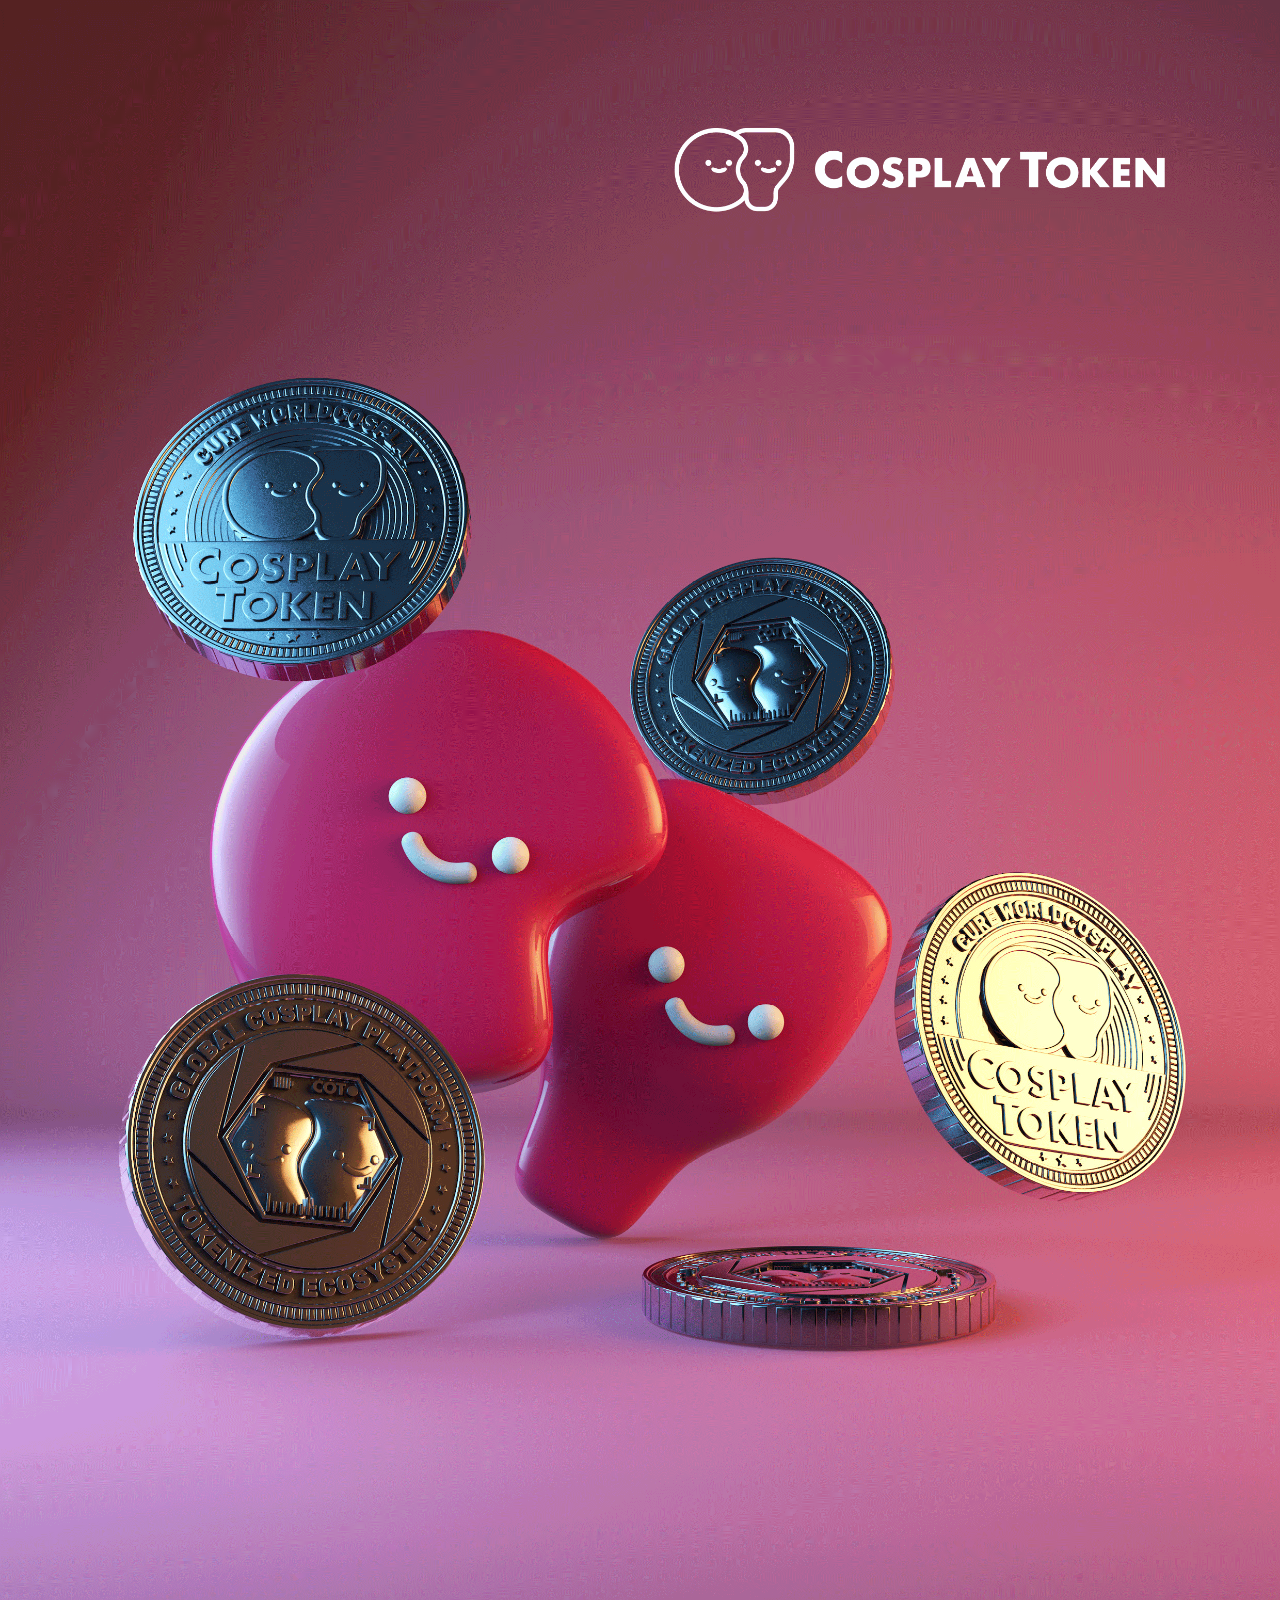
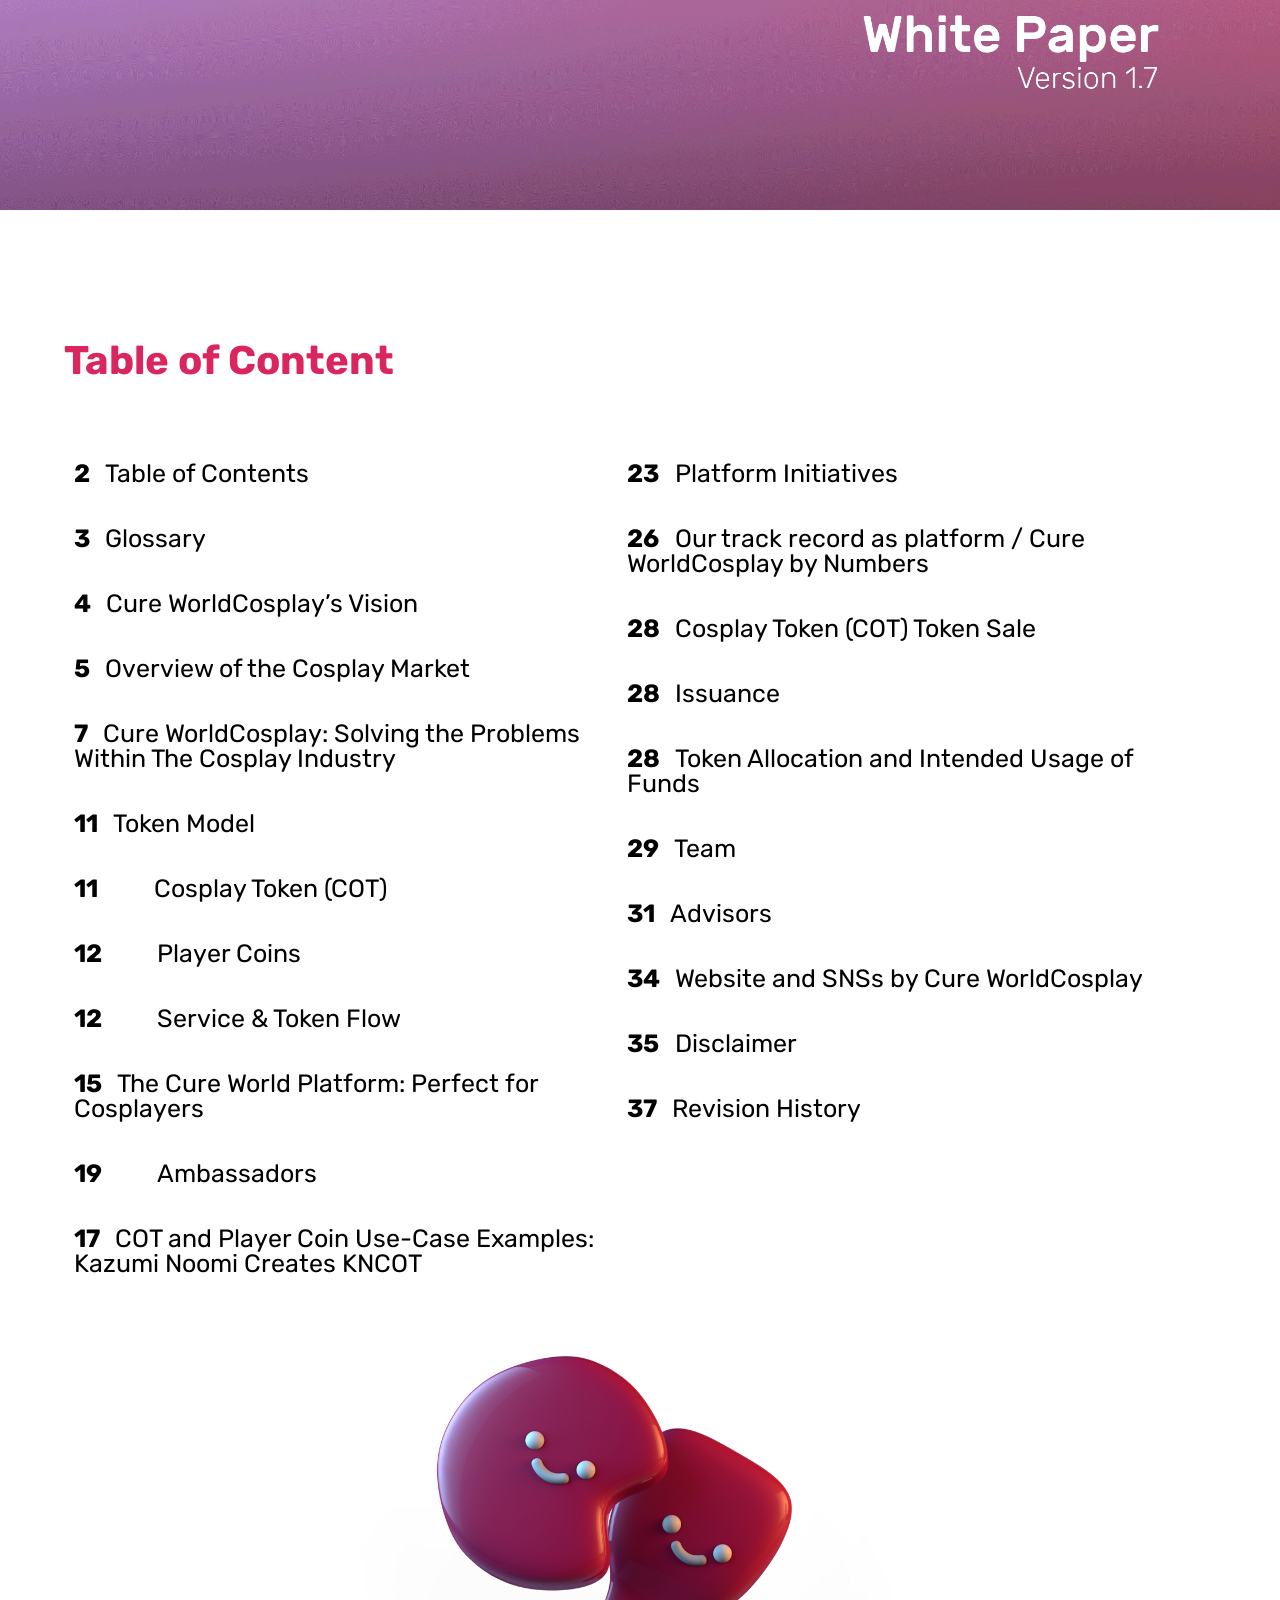
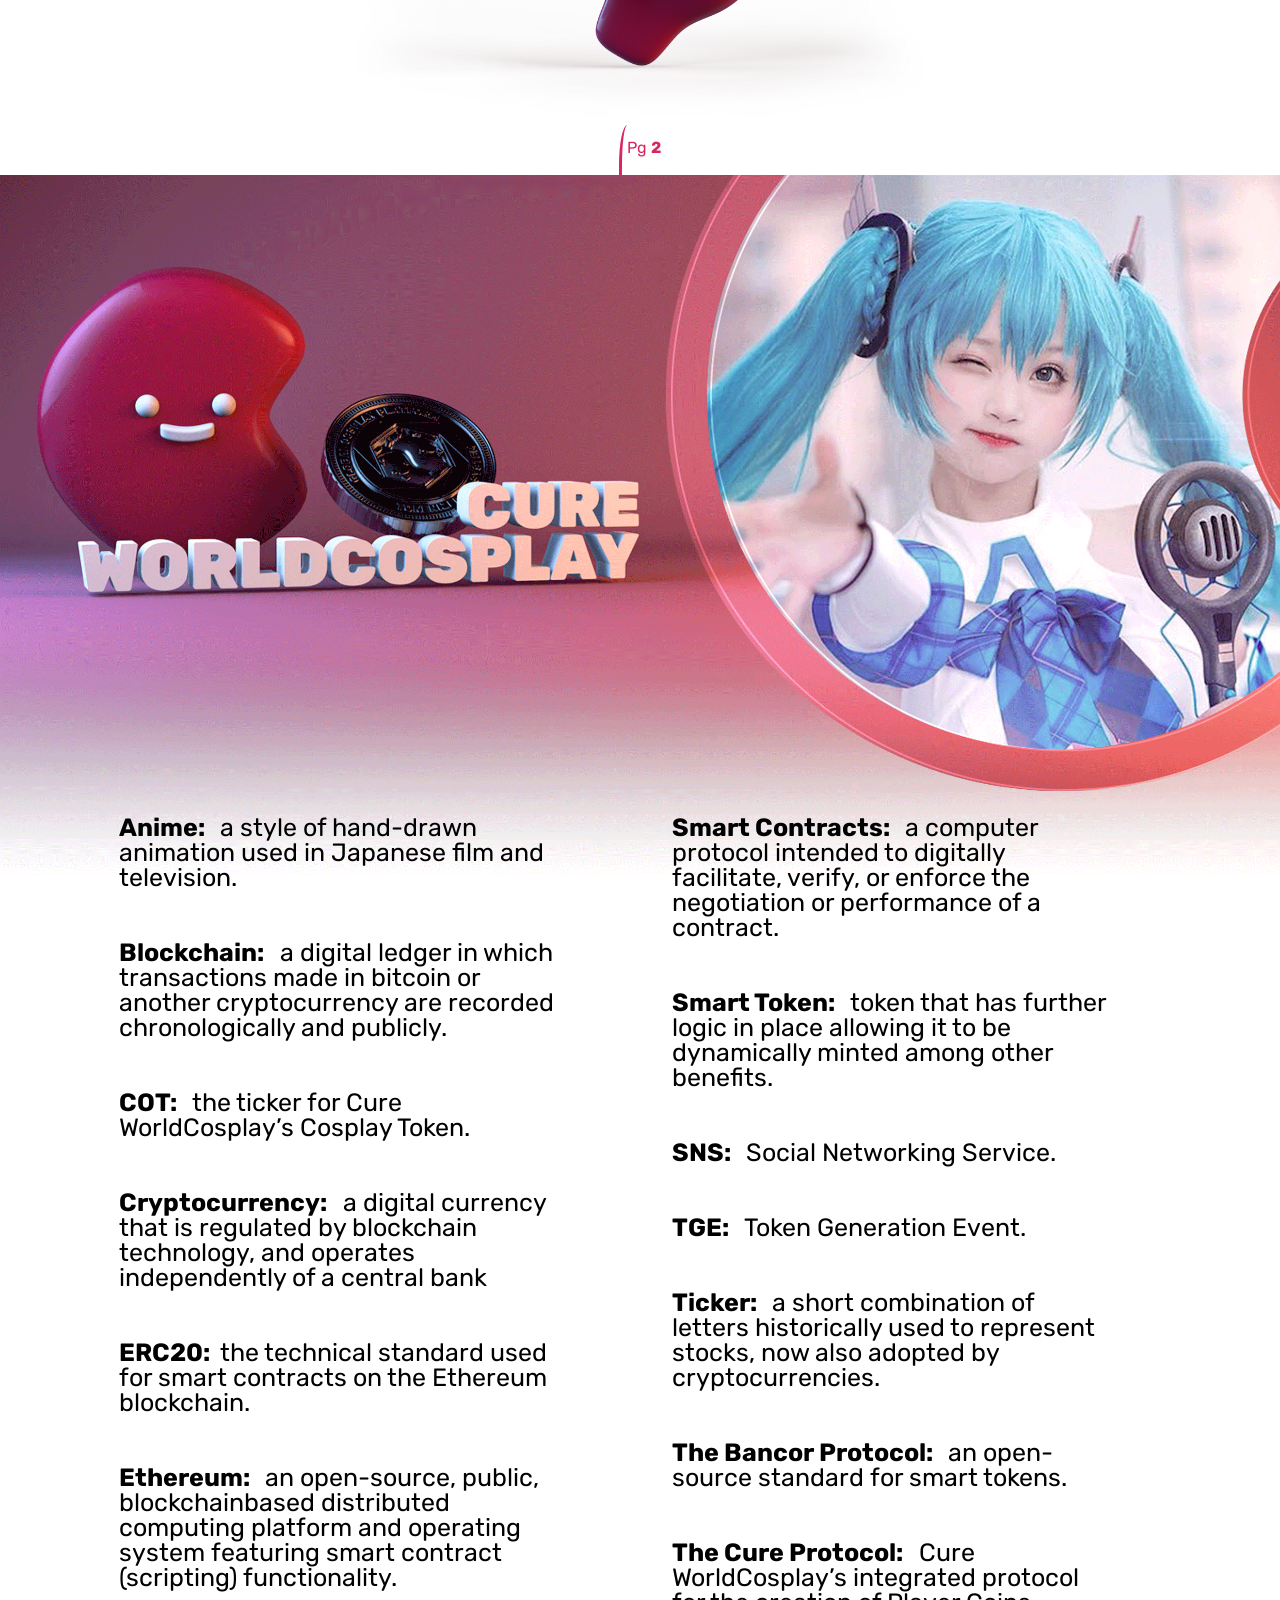
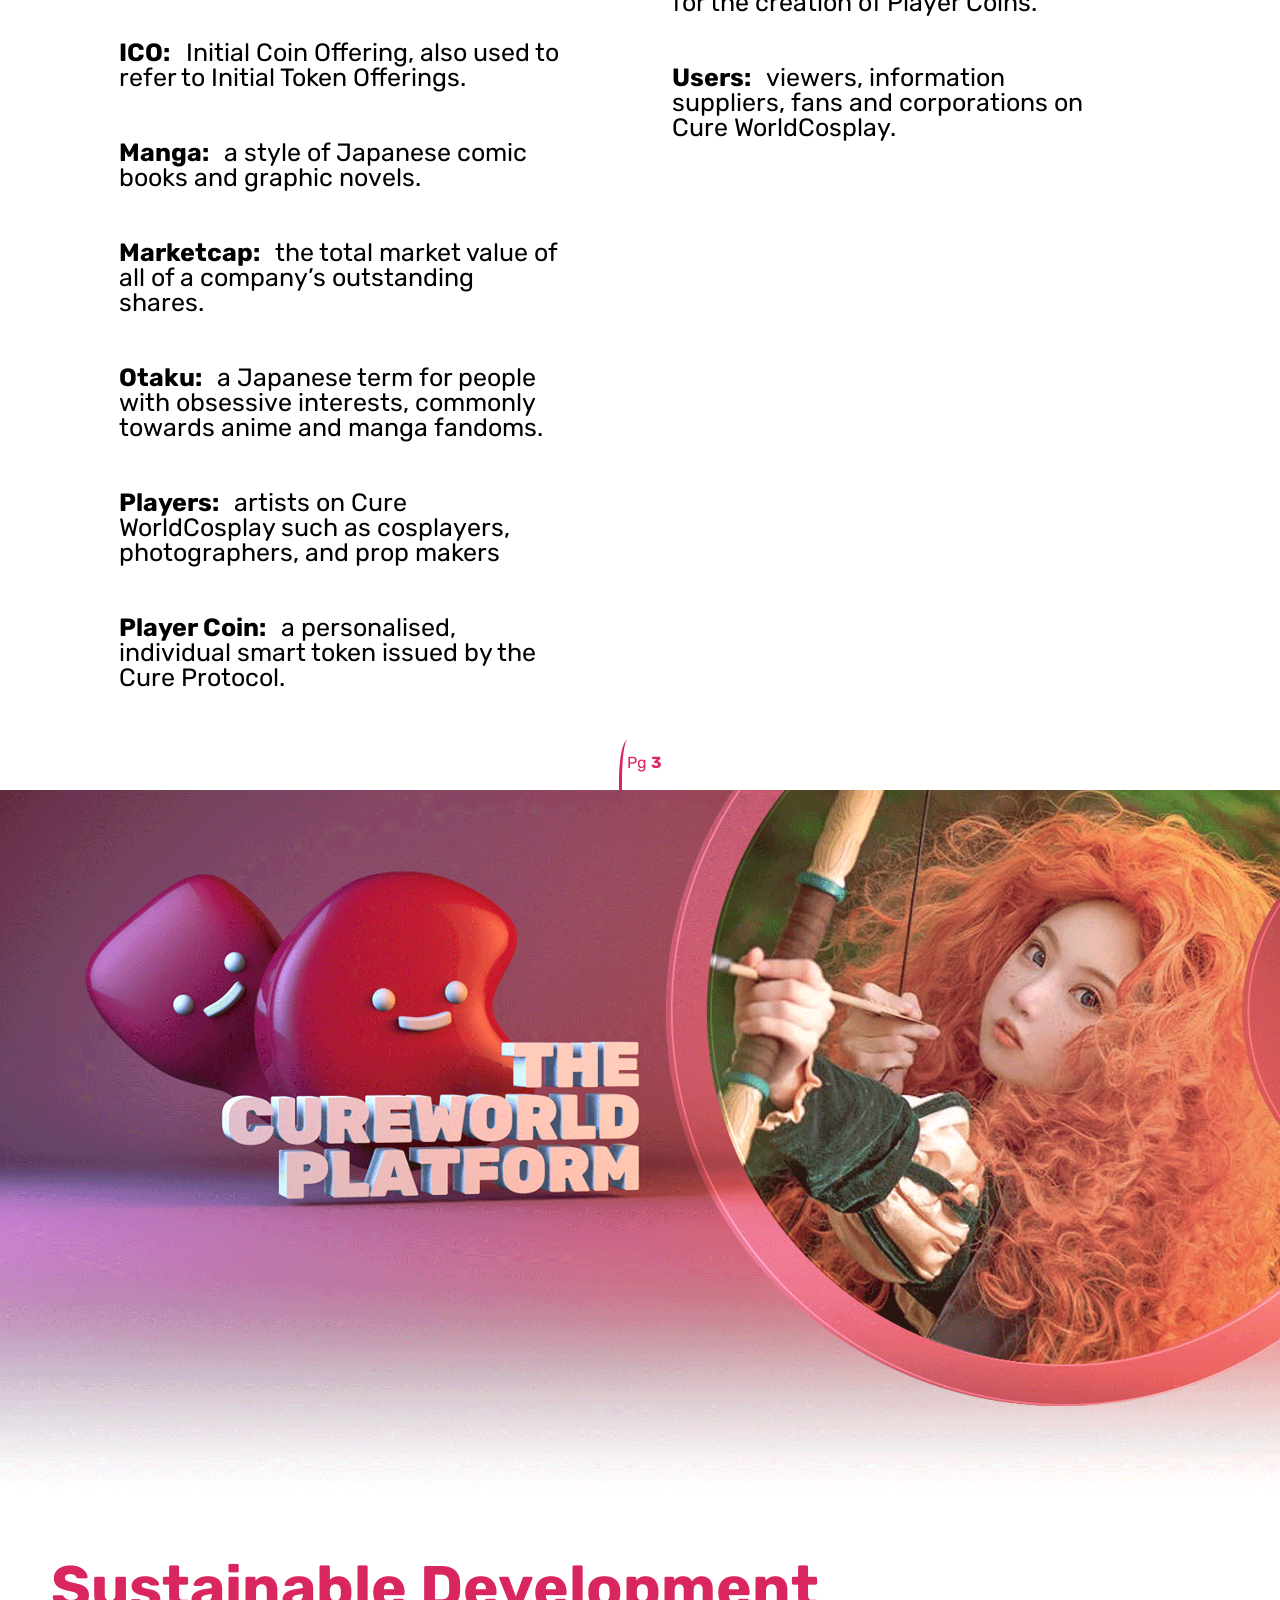
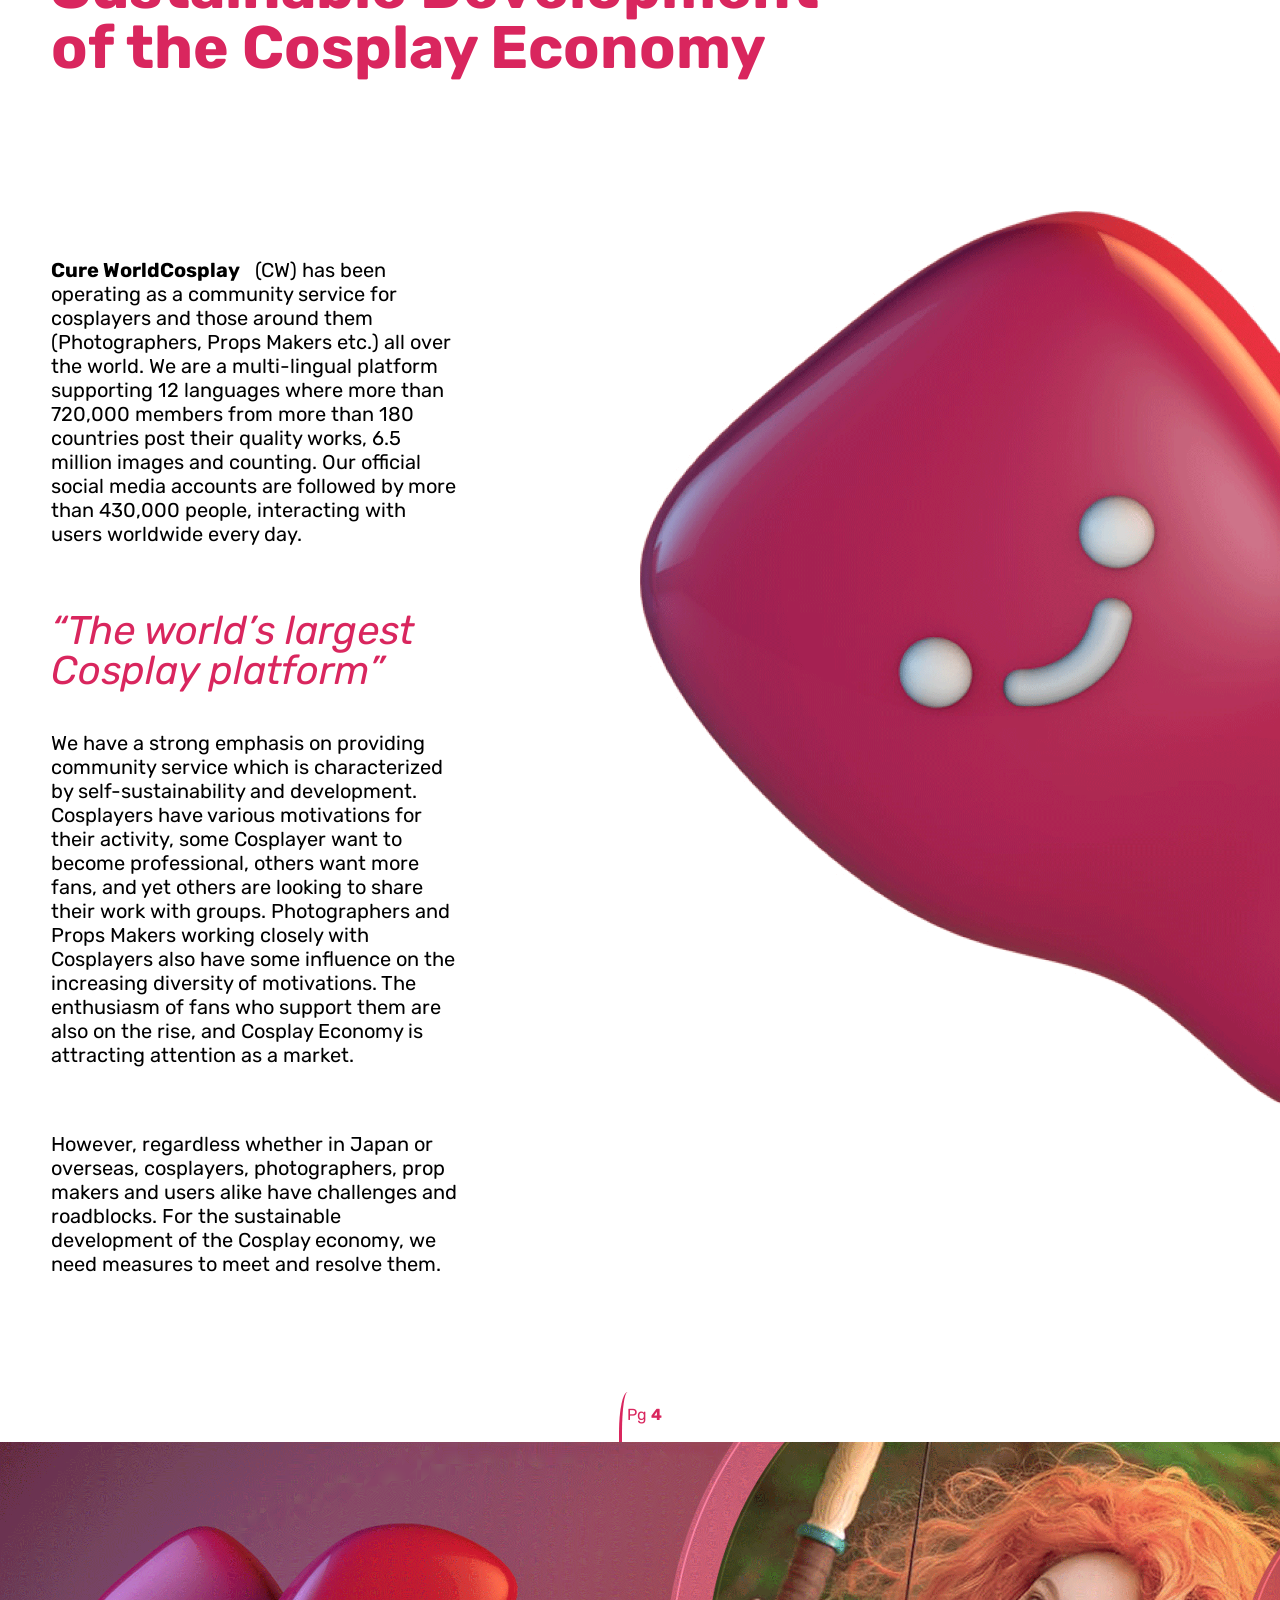
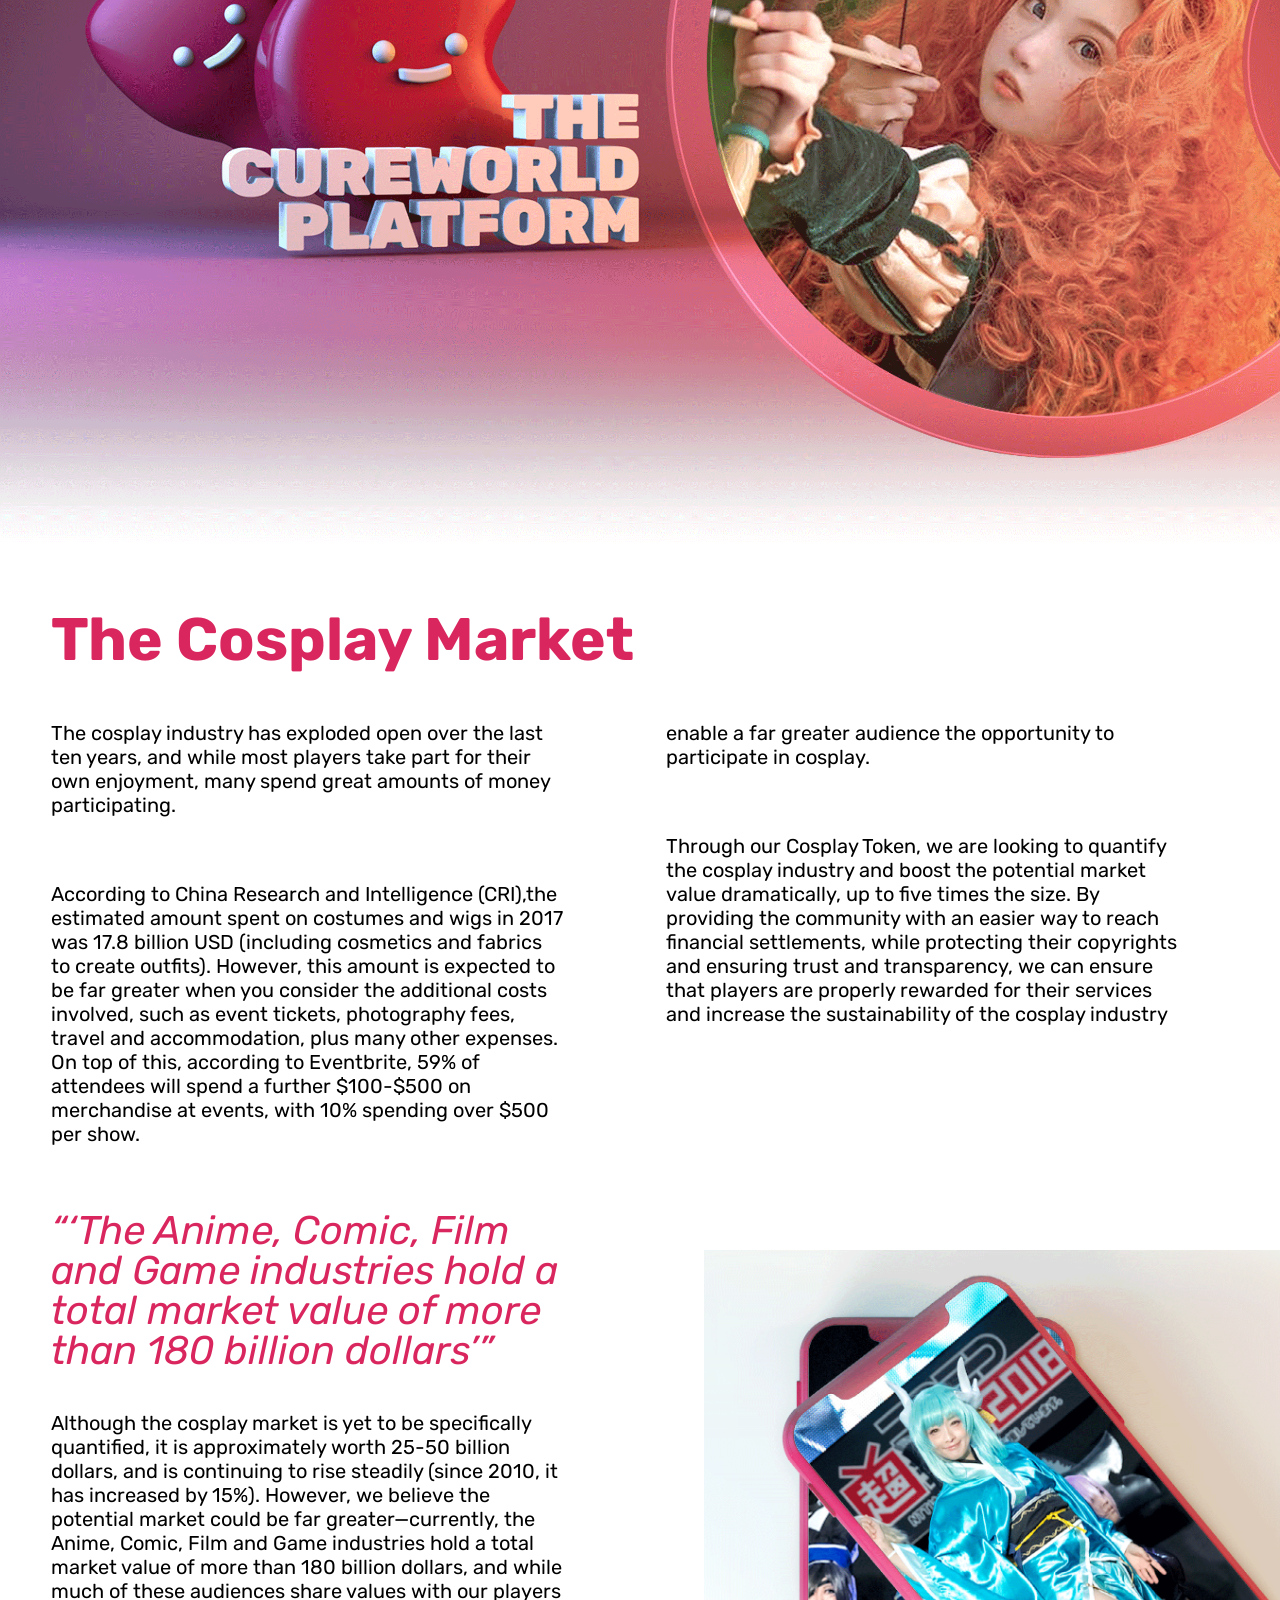
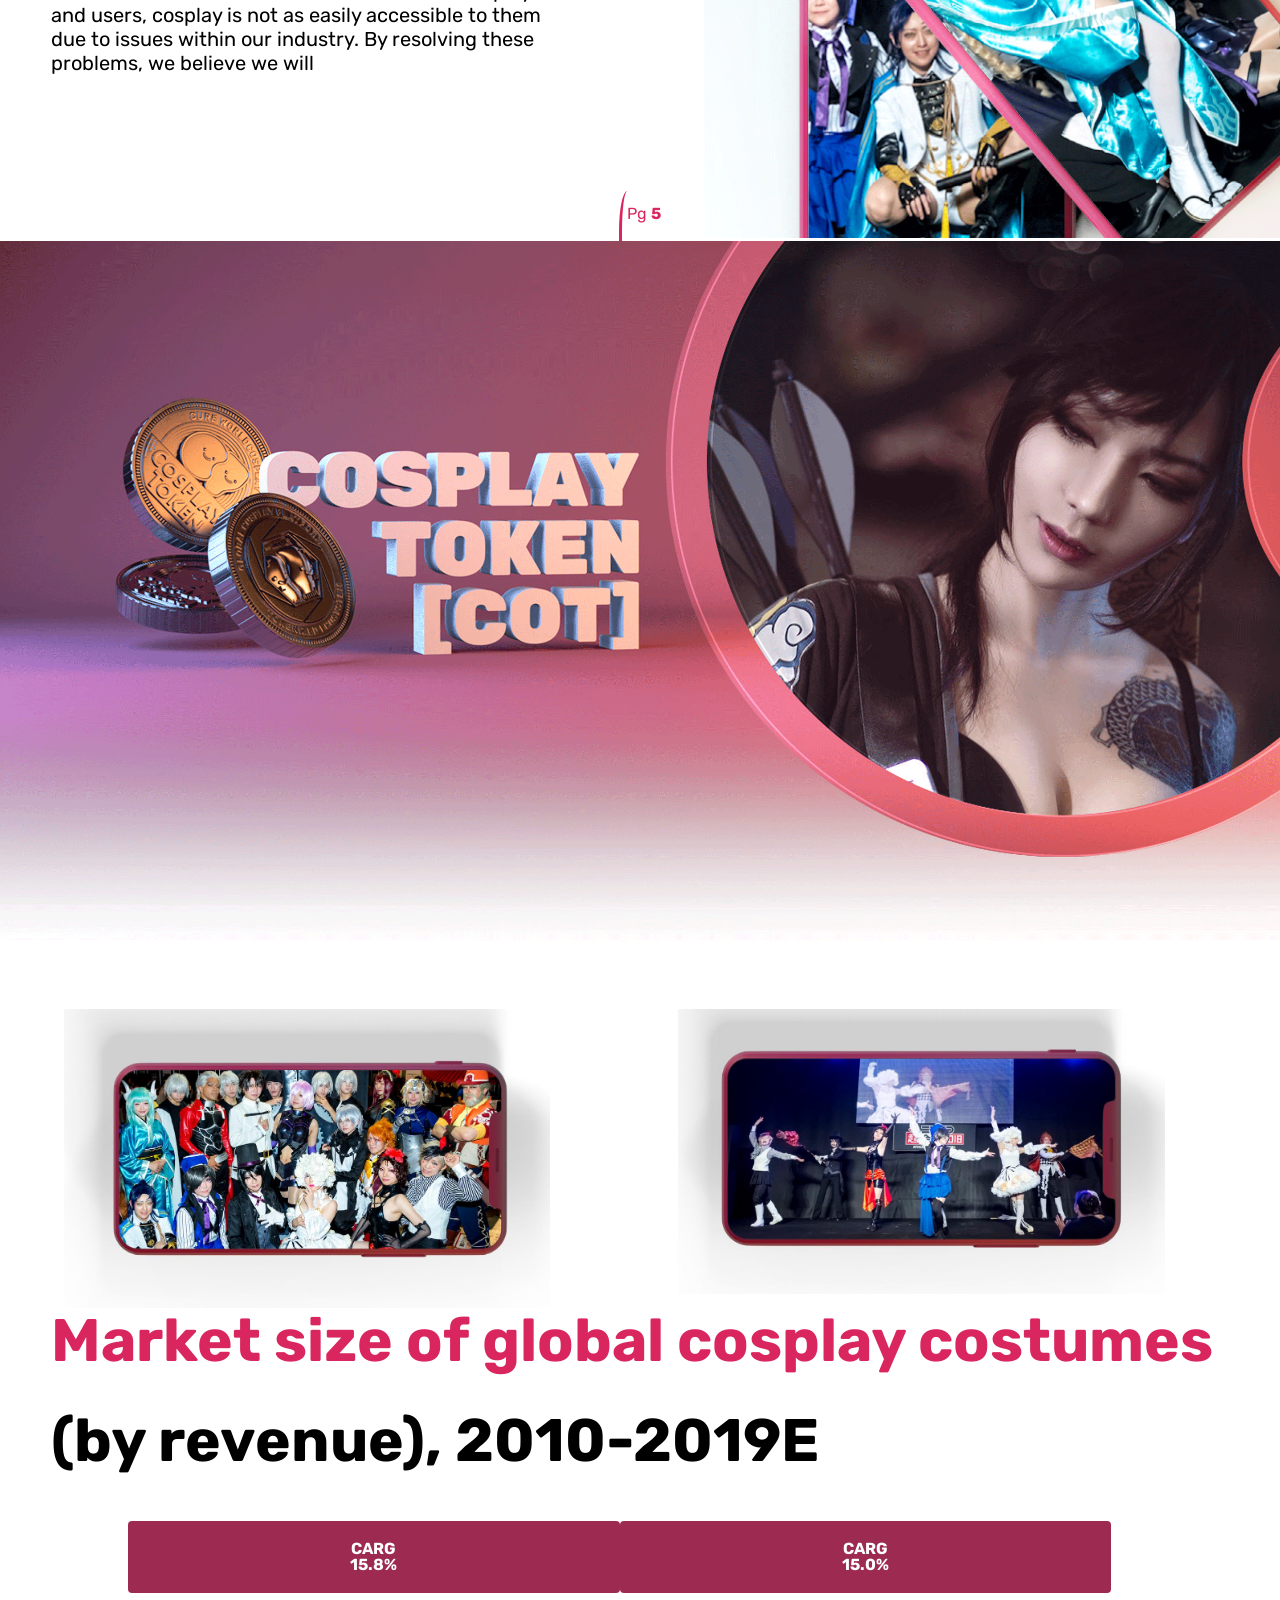
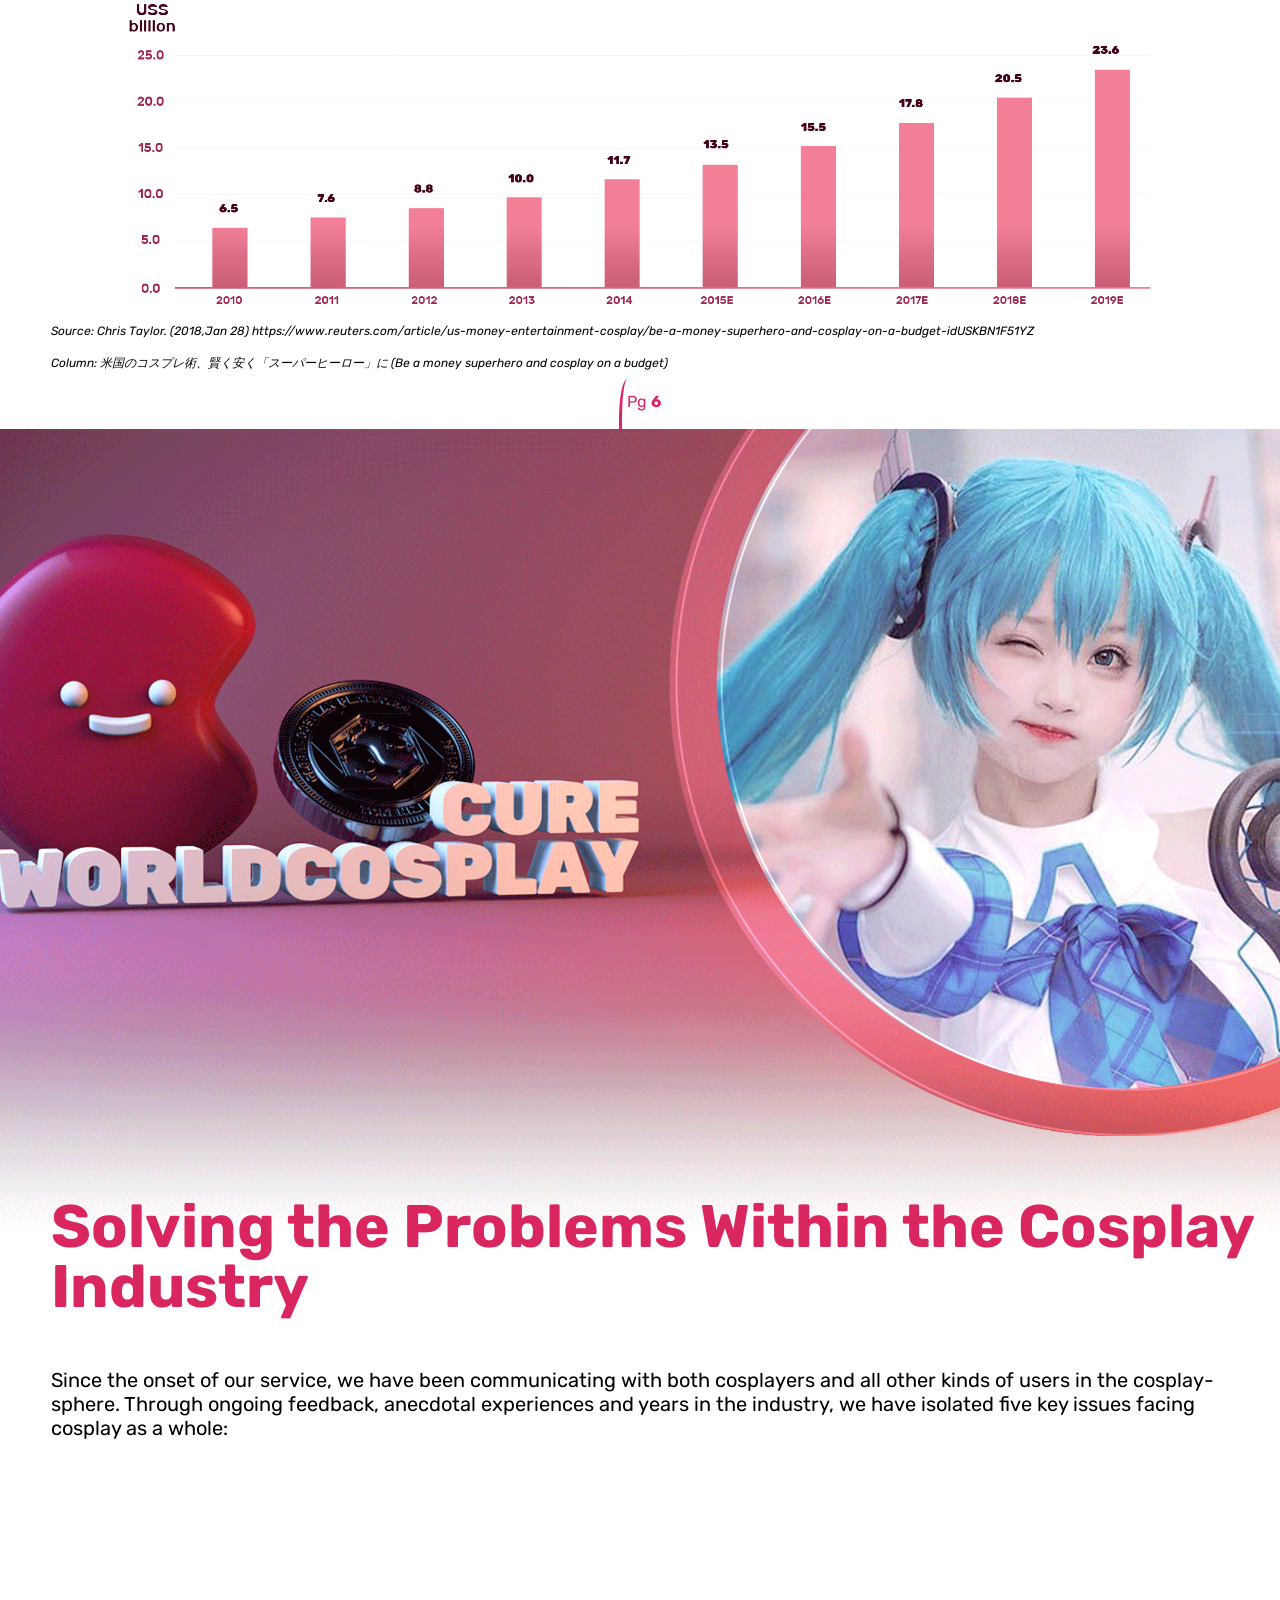
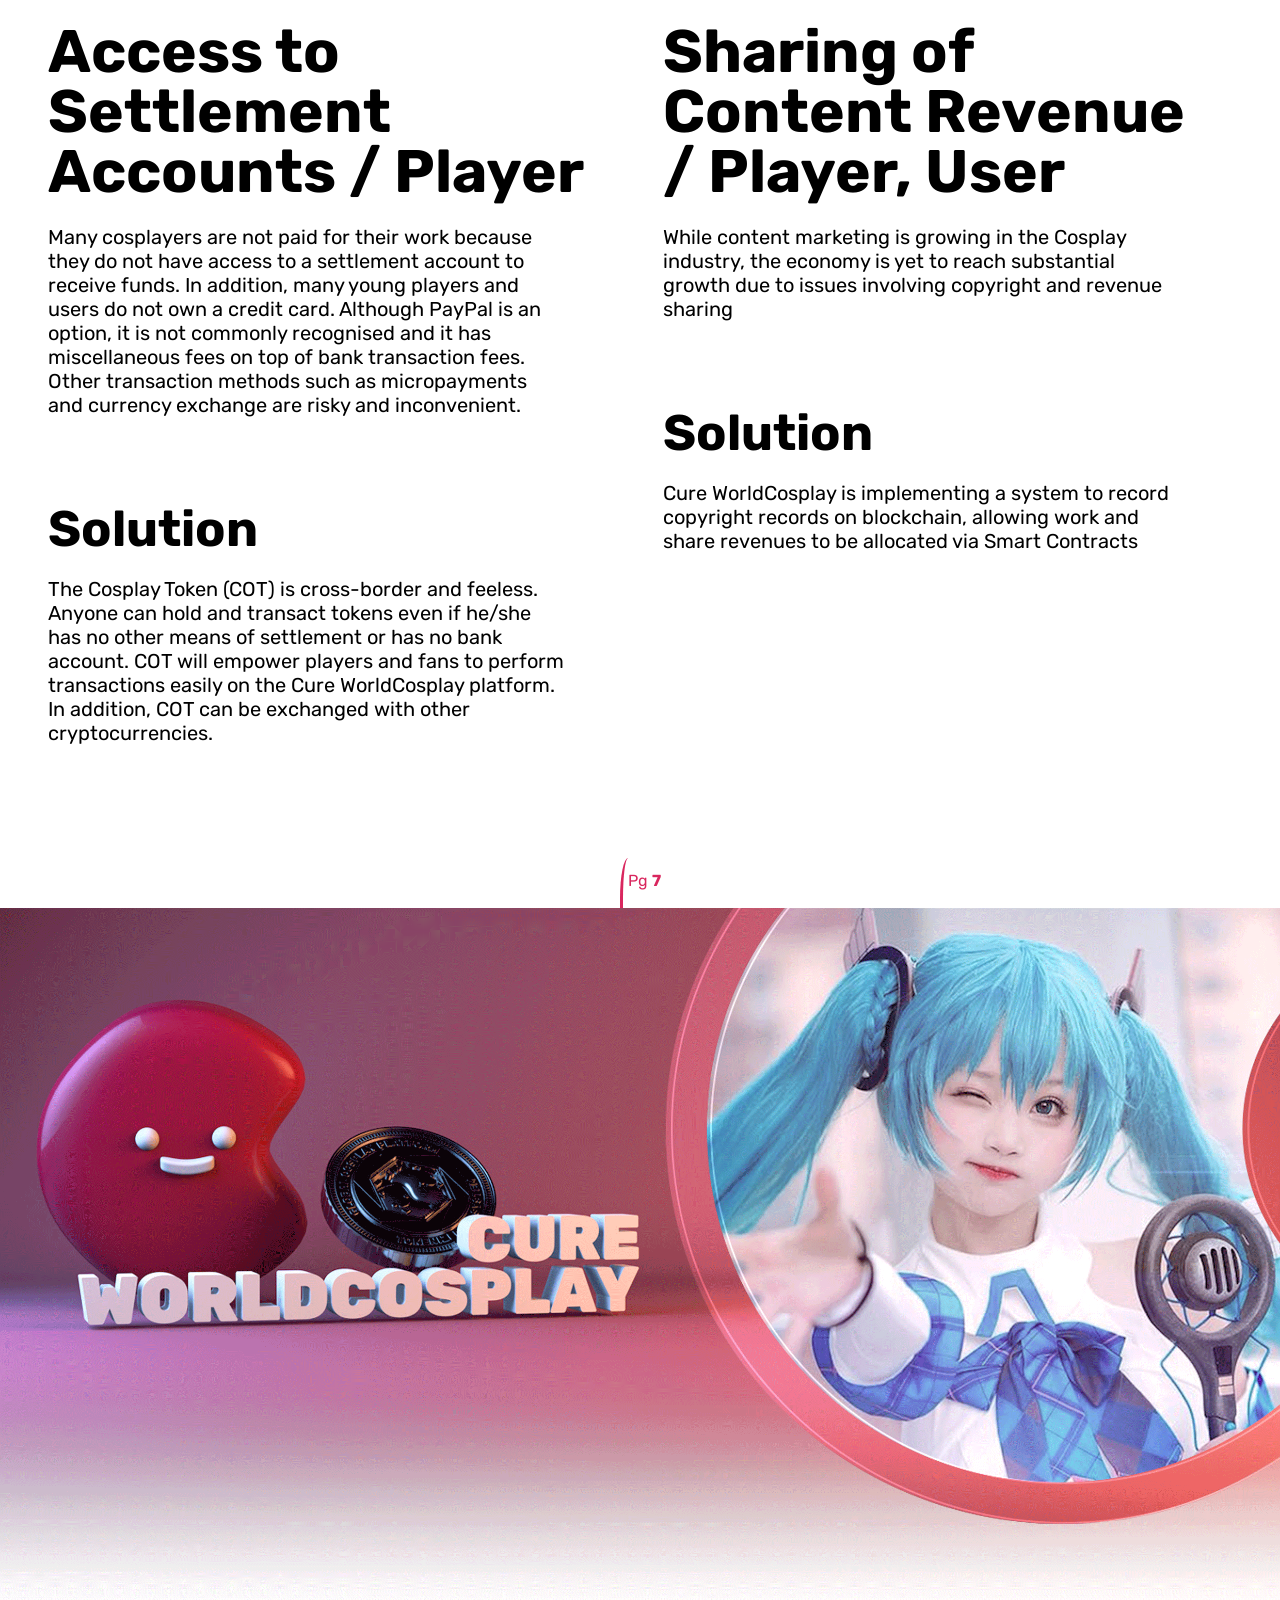
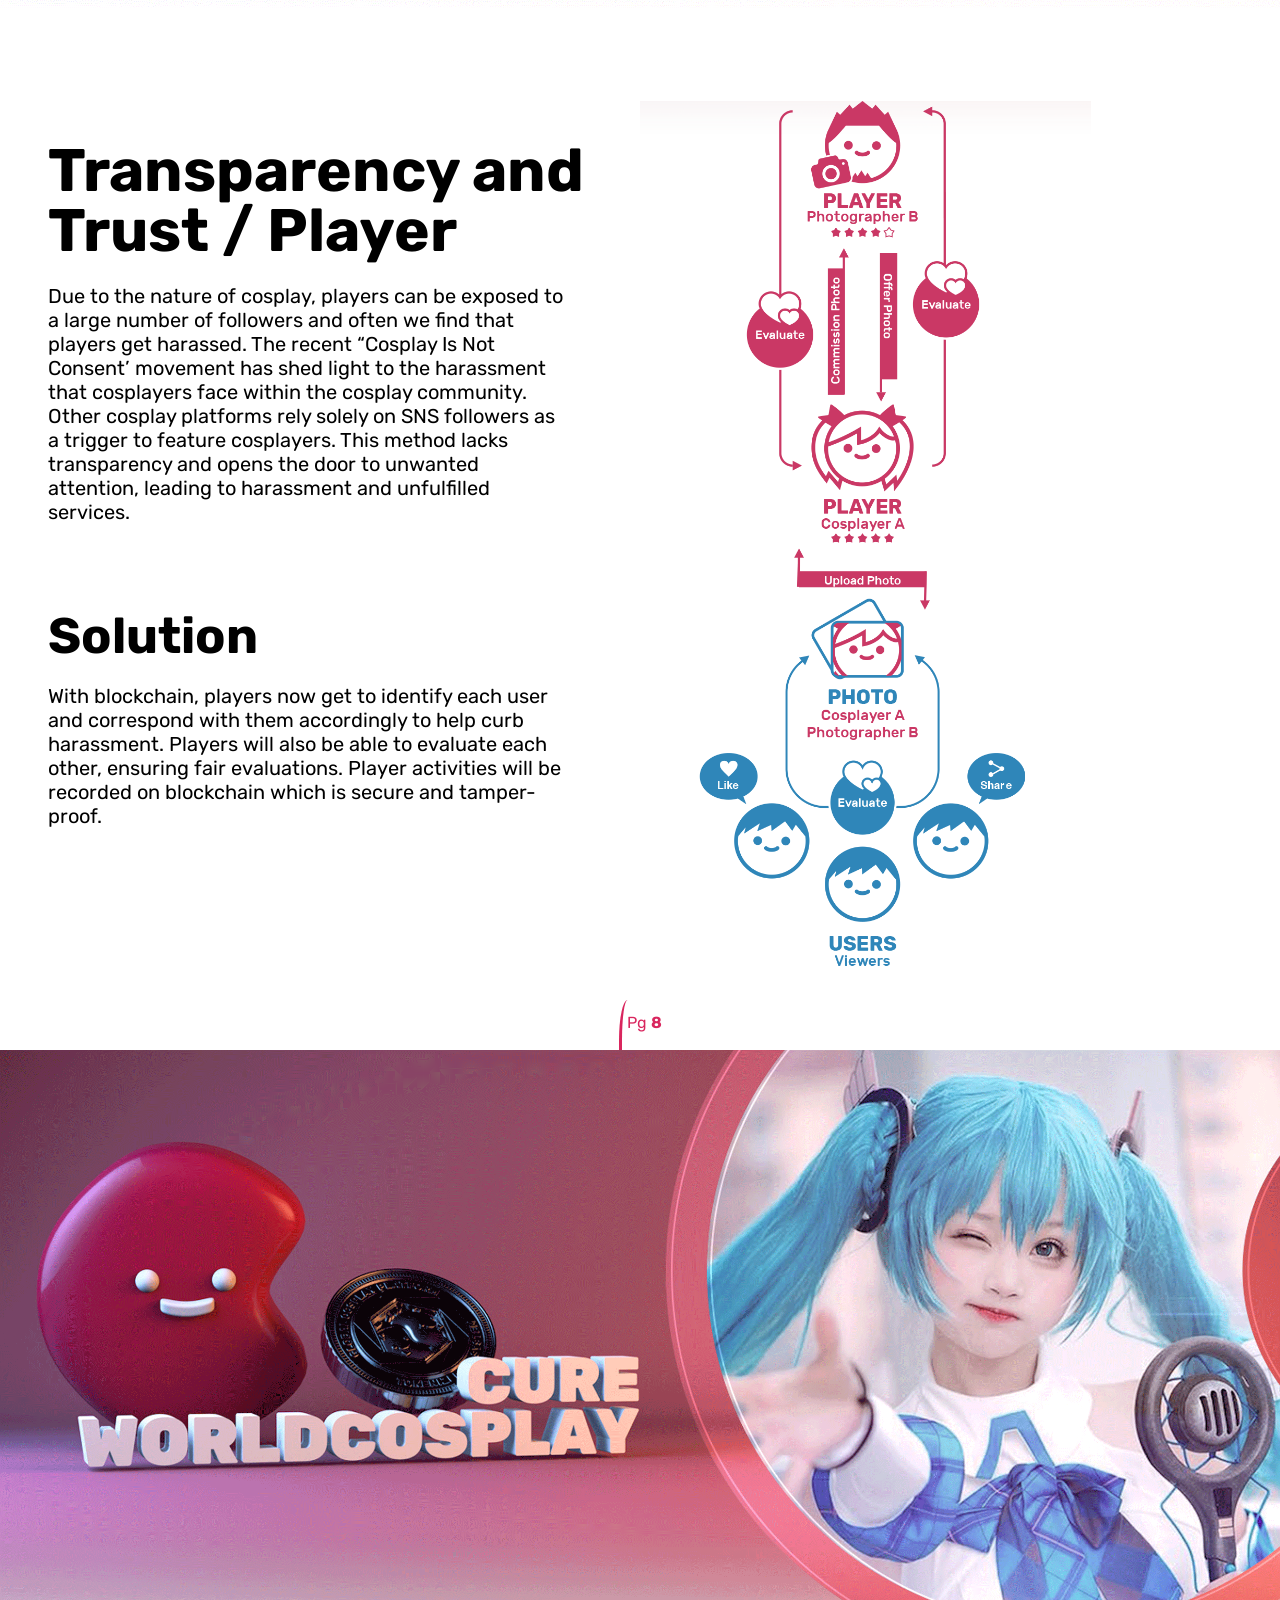
<file: index.html>
<!DOCTYPE html>
<html lang="en">
<head>
    <meta charset="UTF-8">
    <meta name="viewport" content="width=device-width, initial-scale=1.0">
    <meta http-equiv="X-UA-Compatible" content="ie=edge">
    <link href="https://fonts.googleapis.com/css?family=Rubik" rel="stylesheet">
    <link rel="stylesheet" href="css/style.css">
    <!-- font-family: 'Rubik', sans-serif; -->
    <title>Document</title>
</head>
<body>
    <section id="page1">
        <img src="image/1_1.png" width="100%" alt="">
        
    </section>
        <section id="content">
        <h1 class="red_text">Table of Content</h1>
        <div id="ul_text">
            <ul>
                <li>
                    
                    <p><span class="bold_p">2 </span>  Table of Contents</p>
                </li>
                <li>
                    
                    <p><span class="bold_p">3 </span>  Glossary</p>
                </li>
                <li>
                    
                    <p><span class="bold_p">4 </span>  Cure WorldCosplay’s Vision</p>
                </li>
                <li>
                    
                    <p><span class="bold_p">5 </span>  Overview of the Cosplay Market</p>
                </li>
                <li>
                    
                    <p><span class="bold_p">7 </span>  Cure WorldCosplay: Solving the Problems
                        Within The Cosplay Industry</p>
                </li>
                <li>
                    
                    <p><span class="bold_p">11 </span>  Token Model</p>
                </li>
                <li>
                    
                    <p><span class="bold_p span_lui">11</span> Cosplay Token (COT)</p>
                </li>
                <li>
                    
                    <p><span class="bold_p span_lui">12 </span> Player Coins</p>
                </li>
                <li>
                    
                    <p><span class="bold_p span_lui">12 </span> Service & Token Flow</p>
                </li>
                <li>
                    
                    <p><span class="bold_p">15 </span>  The Cure World Platform: Perfect for
                        Cosplayers</p>
                </li>
                <li>
                    
                    <p><span class="bold_p span_lui">19 </span> Ambassadors</p>
                </li>
                <li>
                    
                    <p><span class="bold_p">17 </span>  COT and Player Coin Use-Case Examples:
                        Kazumi Noomi Creates KNCOT</p>
                </li>
                
            </ul>
            <ul>
                <li>
                    
                    <p><span class="bold_p">23</span> Platform Initiatives</p>
                </li>
                <li>
                    
                    <p><span class="bold_p">26</span> Our track record as platform / Cure
                        WorldCosplay by Numbers</p>
                </li>
                <li>
                    
                    <p><span class="bold_p">28 </span>  Cosplay Token (COT) Token Sale</p>
                </li>
                <li>
                    
                    <p><span class="bold_p">28 </span>  Issuance</p>
                </li>
                <li>
                    
                    <p ><span class="bold_p">28 </span>  Token Allocation and Intended Usage
                        of Funds</p>
                </li>
                <li>
                    
                    <p><span class="bold_p">29 </span>  Team</p>
                </li>
                <li>
                    
                    <p><span class="bold_p">31 </span>  Advisors</p>
                </li>
                <li>
                    
                    <p><span class="bold_p">34 </span>  Website and SNSs by Cure WorldCosplay</p>
                </li>
                <li>
                    
                    <p><span class="bold_p"> 35</span> Disclaimer</p>
                </li>
                <li>
                    
                    <p><span class="bold_p">37 </span>  Revision History</p>
                </li>
            </ul>

        </div>
        <div id="img_content" style="text-align: center">
            <div style="display: inline-block;">
                <img src="image/2.png" width="100%" alt="">
            </div>
        </div>
        <div class="wrap_page" style="text-align: center;">
            <div class="page" style="display: inline-block;">Pg <b>2</b> </div>
        </div>
        </section>
        <section id="page_3">
        
        <div id="ul_page_3">
            <ul>
                <li>
                    <p> <span class="bold_p">Anime: </span>  a style of hand-drawn animation used in
                        Japanese film and television.</p>
                </li>
                <li>
                        <p> <span class="bold_p">Blockchain:</span> a digital ledger in which
                            transactions made in bitcoin or another
                            cryptocurrency are recorded chronologically and
                            publicly.</p>
                </li>
                <li>
                        <p> <span class="bold_p">COT:</span> the ticker for Cure WorldCosplay’s Cosplay
                            Token.</p>
                </li>
                <li>
                        <p> <span class="bold_p">Cryptocurrency:</span> a digital currency that
                            is regulated by blockchain technology, and
                            operates independently of a central bank</p>
                </li>
                <li>
                        <p> <span class="bold_p">ERC20:</span>the technical standard used for smart
                            contracts on the Ethereum blockchain.</p>
                </li>
                <li>
                        <p> <span class="bold_p">Ethereum: </span> an open-source, public, blockchainbased
                            distributed computing platform and
                            operating system featuring smart contract
                            (scripting) functionality.</p>
                </li>
                <li>
                        <p> <span class="bold_p">ICO:</span> Initial Coin Offering, also used to refer to
                            Initial Token Offerings.</p>
                </li>
                <li>
                        <p> <span class="bold_p">Manga: </span>a style of Japanese comic books and
                            graphic novels.</p>
                </li>
                <li>
                        <p> <span class="bold_p">Marketcap: </span> the total market value of all of a
                            company’s outstanding shares.</p>
                </li>
                <li>
                        <p> <span class="bold_p">Otaku: </span>  a Japanese term for people with
                            obsessive interests, commonly towards anime
                            and manga fandoms.</p>
                </li>
                <li>
                        <p> <span class="bold_p">Players:  </span>  artists on Cure WorldCosplay such as
                            cosplayers, photographers, and prop makers</p>
                </li>
                <li>
                        <p> <span class="bold_p">Player Coin:  </span>  a personalised, individual smart
                            token issued by the Cure Protocol.</p>
                </li>

            </ul>
            <ul>
                    <li>
                        <p> <span class="bold_p">Smart Contracts:  </span>  a computer protocol
                            intended to digitally facilitate, verify, or enforce
                            the negotiation or performance of a contract.</p>
                    </li>
                    <li>
                            <p> <span class="bold_p">Smart Token:</span>  token that has further logic in
                                place allowing it to be dynamically minted among
                                other benefits.</p>
                    </li>
                    <li>
                            <p> <span class="bold_p">SNS: </span> Social Networking Service.
                            </p>
                    </li>
                    <li>
                            <p> <span class="bold_p">TGE: </span>Token Generation Event.
                            </p>
                    </li>
                    <li>
                            <p> <span class="bold_p">Ticker: </span> a short combination of letters historically
                                used to represent stocks, now also adopted by
                                cryptocurrencies.</p>
                    </li>
                    <li>
                            <p> <span class="bold_p">The Bancor Protocol: </span>an open-source standard
                                for smart tokens.</p>
                    </li>
                    <li>
                            <p> <span class="bold_p">The Cure Protocol:</span> Cure WorldCosplay’s
                                integrated protocol for the creation of Player
                                Coins.</p>
                    </li>
                    <li>
                            <p> <span class="bold_p">Users:  </span> viewers, information suppliers, fans and
                                corporations on Cure WorldCosplay.</p>
                    </li>                    
    
                </ul>

        </div>
    
    
    
        <div class="wrap_page" style="text-align: center;">
                <div class="page" style="display: inline-block;">Pg <b>3</b> </div>
            </div>
        </section>
        <section id="page_4">
            <h1 class="red_text">Sustainable Development</br>
                    of the Cosplay Economy</h1>
                <div id="wrap_4"style="width: 100%;">
            <div id="text_4">
                <p> <span class="bold_p">Cure WorldCosplay</span>   (CW) has been operating as
                        a community service for cosplayers and those
                        around them (Photographers, Props Makers etc.)
                        all over the world. We are a multi-lingual platform
                        supporting 12 languages where more than
                        720,000 members from more than 180 countries
                        post their quality works, 6.5 million images and
                        counting. Our official social media accounts
                        are followed by more than 430,000 people,
                        interacting with users worldwide every day.</p>
                <h2>“The world’s largest Cosplay
                        platform”</h2>
                        <p>
                                We have a strong emphasis on providing
                                community service which is characterized by
                                self-sustainability and development. Cosplayers
                                have various motivations for their activity, some
                                Cosplayer want to become professional, others
                                want more fans, and yet others are looking to
                                share their work with groups. Photographers and
                                Props Makers working closely with Cosplayers
                                also have some influence on the increasing
                                diversity of motivations. The enthusiasm of
                                fans who support them are also on the rise, and
                                Cosplay Economy is attracting attention as a
                                market. 
                                <p>However, regardless whether in Japan or
                                        overseas, cosplayers, photographers, prop
                                        makers and users alike have challenges and
                                        roadblocks. For the sustainable development
                                        of the Cosplay economy, we need measures to
                                        meet and resolve them.</p>
                        </p>
            </div>
            <div id="img_4">
                <img width="100%" src="image/hey.png" alt="">
            </div>
        </div>
            <div class="wrap_page" style="text-align: center;">
                    <div class="page" style="display: inline-block;">Pg <b>4</b> </div>
            </div>
        </section>
        <section id="page_5">
                <h1 class="red_text">The Cosplay Market</h1>
                <div id="ul_p5">
                    <ul>
                       <li>
                           <p>The cosplay industry has exploded open over
                                the last ten years, and while most players take
                                part for their own enjoyment, many spend great
                                amounts of money participating. </p>
                            <p>According to China Research and Intelligence
                                    (CRI),the estimated amount spent on costumes
                                    and wigs in 2017 was 17.8 billion USD (including
                                    cosmetics and fabrics to create outfits). However,
                                    this amount is expected to be far greater when
                                    you consider the additional costs involved, such
                                    as event tickets, photography fees, travel and
                                    accommodation, plus many other expenses.
                                    On top of this, according to Eventbrite, 59% of
                                    attendees will spend a further $100-$500 on
                                    merchandise at events, with 10% spending over
                                    $500 per show.</p>
                            <h2>“‘The Anime, Comic, Film and Game
                                    industries hold a total market value
                                    of more than 180 billion dollars’”</h2>
                            <p class="mobi_p">Although the cosplay market is yet to be
                                    specifically quantified, it is approximately worth
                                    25-50 billion dollars, and is continuing to rise
                                    steadily (since 2010, it has increased by 15%).
                                    However, we believe the potential market could
                                    be far greater—currently, the Anime, Comic, Film
                                    and Game industries hold a total market value of
                                    more than 180 billion dollars, and while much of
                                    these audiences share values with our players
                                    and users, cosplay is not as easily accessible
                                    to them due to issues within our industry. By
                                    resolving these problems, we believe we will </p>
                       </li>
                       <li>
                           <p id="mobi_p">Although the cosplay market is yet to be
                                specifically quantified, it is approximately worth
                                25-50 billion dollars, and is continuing to rise
                                steadily (since 2010, it has increased by 15%).
                                However, we believe the potential market could
                                be far greater—currently, the Anime, Comic, Film
                                and Game industries hold a total market value of
                                more than 180 billion dollars, and while much of
                                these audiences share values with our players
                                and users, cosplay is not as easily accessible
                                to them due to issues within our industry. By
                                resolving these problems, we believe we will enable a far greater audience the opportunity to
                                participate in cosplay.</p>
                           <p class="mobi_p">enable a far greater audience the opportunity to
                                participate in cosplay.</p>
                            <p>Through our Cosplay Token, we are looking to
                                    quantify the cosplay industry and boost the
                                    potential market value dramatically, up to five
                                    times the size. By providing the community with
                                    an easier way to reach financial settlements,
                                    while protecting their copyrights and ensuring
                                    trust and transparency, we can ensure that
                                    players are properly rewarded for their services
                                    and increase the sustainability of the cosplay
                                    industry</p>
                            
                       </li>
                    </ul>
                    <div id="img_bot_pg5">
                            <img src="image/5_1.png" width="100%" alt="">
                        </div>
                </div>
                <div class="wrap_page" style="text-align: center;">
                        <div class="page" style="display: inline-block;">Pg <b>5</b> </div>
                </div>
        </section>
        <section id="page_6">
            <div id="img_6">
                <ul>
                    <li>
                        <img src="image/left_6.png" width="100%" alt="">
                    </li>
                    <li>
                        <img src="image/right_6.png" width="100%" alt="">
                    </li>
                </ul>
            </div>
            <h1 class="red_text h1_page">Market size of global cosplay costumes </h1>
            <h2 class="h2_page">(by revenue), 2010-2019E</h2>
            <div id="btn_6">
                <ul>
                    <li><a href="" class="btn_6">CARG 15.8%</a></li>
                    <li> <a href="" class="btn_6">CARG 15.0%</a></li>
                </ul>
                
               
            </div>
            <div id="chart">
                <img src="image/chart_6.png" width="100%" alt="">
            </div>
            <p>Source: Chris Taylor. (2018,Jan 28) https://www.reuters.com/article/us-money-entertainment-cosplay/be-a-money-superhero-and-cosplay-on-a-budget-idUSKBN1F51YZ</p>
            <p>Column: 米国のコスプレ術、賢く安く「スーパーヒーロー」に (Be a money superhero and cosplay on a budget)</p>
            <div class="wrap_page" style="text-align: center;">
                <div class="page" style="display: inline-block;">Pg <b>6</b> </div>
        </div>
        </section>
        <section id="page_7">
                <h1 class="red_text h1_page">Solving the Problems
                        Within the Cosplay Industry
                </h1>
                <p>
                                Since the onset of our service, we have been communicating with both cosplayers and all other kinds of
                                users in the cosplay-sphere. Through ongoing feedback, anecdotal experiences and years in the industry,
                                we have isolated five key issues facing cosplay as a whole:
                </p>
                <div id="text_7">
                    <ul>
                        <li>
                            <h2>Access to Settlement
                                    Accounts / Player
                            </h2>
                            <p>
                                    Many cosplayers are not paid for their work because
                                    they do not have access to a settlement account to
                                    receive funds. In addition, many young players and
                                    users do not own a credit card. Although PayPal is
                                    an option, it is not commonly recognised and it has
                                    miscellaneous fees on top of bank transaction fees.
                                    Other transaction methods such as micropayments
                                    and currency exchange are risky and inconvenient.
                            </p>
                            <h3>Solution </h3>
                            <p>The Cosplay Token (COT) is cross-border and feeless.
                                    Anyone can hold and transact tokens even if
                                    he/she has no other means of settlement or has
                                    no bank account. COT will empower players and
                                    fans to perform transactions easily on the Cure
                                    WorldCosplay platform. In addition, COT can be
                                    exchanged with other cryptocurrencies.</p>
                        </li>
                        <li>
                                <h2>Sharing of Content
                                        Revenue / Player, User
                                </h2>
                                <p>
                                        While content marketing is growing in the Cosplay
industry, the economy is yet to reach substantial
growth due to issues involving copyright and
revenue sharing
                                </p>
                                <h3>Solution </h3>
                                <p>Cure WorldCosplay is implementing a system to
                                        record copyright records on blockchain, allowing
                                        work and share revenues to be allocated via Smart
                                        Contracts</p>
                            </li>
                    </ul>
                </div>
                <div class="wrap_page" style="text-align: center;">
                        <div class="page" style="display: inline-block;">Pg <b>7</b> </div>
                </div>
        </section>
        <section id="page_8">
            <div id="text_8">
                <ul>
                    <li>
                            <h2>Transparency and Trust /
                                    Player
                            </h2>
                            <p>
                                    Due to the nature of cosplay, players can be
exposed to a large number of followers and often
we find that players get harassed. The recent
“Cosplay Is Not Consent’ movement has shed light
to the harassment that cosplayers face within the
cosplay community.
Other cosplay platforms rely solely on SNS followers
as a trigger to feature cosplayers. This method lacks
transparency and opens the door to unwanted
attention, leading to harassment and unfulfilled
services.
                            </p>
                            <h3>Solution 
                            </h3>
                            <p>
                                    With blockchain, players now get to identify each
                                    user and correspond with them accordingly to
                                    help curb harassment. Players will also be able
                                    to evaluate each other, ensuring fair evaluations.
                                    Player activities will be recorded on blockchain
                                    which is secure and tamper-proof.
                            </p>
                    </li>
                    <li>
                        <div id="img_8">
                            <img src="image/8.png" width="100%" alt="">
                        </div>
                    </li>
                </ul>
            </div>
            <div class="wrap_page" style="text-align: center;">
                    <div class="page" style="display: inline-block;">Pg <b>8</b> </div>
            </div>
        </section>
        <section id="page_9">
                <div id="text_9">
                    <ul>
                        <li>
                                <h2>Value Actualization /
                                        Player, User
                                </h2>
                                <p>
                                        Many cosplayers spend countless of hours and
money perfecting their craft. However, their
creations often lead to little or no income, ending
in a discontinuation of their work. In addition,
users with valuable knowledge and skills are not
promoted to the extent they deserve
                                </p>
                                <h3>Solution 
                                </h3>
                                <p>
                                       Cure WorldCosplay connects users and players -
providing them with the exposure they need. Users
can discover their favourite players, publish articles
on the platform, receive evaluation by other users
and so much more
                                </p>
                        </li>
                        <li>
                            <div id="img_9">
                                <img src="image/9.png" width="100%" alt="">
                            </div>
                        </li>
                    </ul>
                </div>
                <div class="wrap_page" style="text-align: center;">
                        <div class="page" style="display: inline-block;">Pg <b>9</b> </div>
                </div>
        </section>
        <section id="page_10">
                    <div id="text_10">
                        <ul id="ul_10">
                            <li>
                                    <h2>Value Actualization /
                                            Player, User
                                    </h2>
                                    <p>
                                            Many cosplayers spend countless of hours and
    money perfecting their craft. However, their
    creations often lead to little or no income, ending
    in a discontinuation of their work. In addition,
    users with valuable knowledge and skills are not
    promoted to the extent they deserve
                                    </p>
                                    <h3>Solution 
                                    </h3>
                                    <p>
                                           Cure WorldCosplay connects users and players -
    providing them with the exposure they need. Users
    can discover their favourite players, publish articles
    on the platform, receive evaluation by other users
    and so much more
                                    </p>
                            </li>
                            <li>
                                <div id="img_10">
                                    <img src="image/10.png" width="100%" alt="">
                                </div>
                            </li>
                        </ul>
                    </div>
                    <div class="wrap_page" style="text-align: center;">
                            <div class="page" style="display: inline-block;">Pg <b>10</b> </div>
                    </div>
                    <div id="img10_1">
                        <img src="image/10_1.png" width="100%" alt="">
                    </div>
        </section>
        <section id="page_11">
            <div class="wrap_p">
                <p>Two different tokens categories will be active within the Cure WorldCosplay platform:</p>
                <h4>COT</h4>
                <div class="div_text_11">
                    <p>The Cosplay Token which will be used for:</p>
                    <p><b>a. Settlement: </b> basic currency trades on the platform</p>
                    <p><b>b. Reserves: </b>  utilized as a reserve for the creation of Player Coins</p>
                </div>
                <h4>PLAYER COINS</h4>
                <p>Individual, personalized coins created by Players which can be used by Players and their user-base in areas
                    such as:</p>
                <div class="div_ul_11">
                    <ul>
                        <li>
                            <p><b>c. Payments </b></p>
                            <p><b>d. Tips </b></p>
                        </li>
                        <li>
                            <p><b>e. Incentives </b></p>
                            <p><b>f. Reputations </b></p>
                        </li>
                    </ul>
                </div>
                <p>Cure WorldCosplay has adopted the Bancor Protocol to achieve this</p>
                <h2>Cosplay Token (COT)</h2>
                <p>COT is an ERC20-standard token that will be distributed as part of the TGE and ICO. This will be the only
                        token sold during the ICO. Following the crowdsale, COT can be stored in any ERC20-compliant wallet.
                        Additional functionality will be introduced in the future:</p>
                <div class="span_11">
                    <p><span>.</span>COT will be stored in the COT wallet integrated into the Cure WorldCosplay platform</p>
                    <p><span>.</span>Users will be able to see their COT balance upon login to the platform</p>
                    <p><span>.</span>Users can send/receive COT within the platform, as well as tip Players</p>
                    <p><span>.</span>Events tickets will be purchasable with COT </p>
                    <p><span>.</span>Player shops will accept COT</p>
                </div>
                <p>And more features to be announced.</p>
                <p class="end_p_11">It is crucial to understand that while COT functions as a utility and settlement token on the platform, it’s
                        true value derives from the ability to act as a reserve for smart Player Coins.     </p>
            </div>
            <div class="wrap_page" style="text-align: center;">
                    <div class="page" style="display: inline-block;">Pg <b>11</b> </div>
            </div>
        </section>
        <section id="page_12">
            <div id="ul_12">
                <ul>
                    <li>
                        <h2>Player Coins
                        </h2>
                        <p>Player Coins are not a single coin, rather an
                            umbrella term that covers all personalized,
                            individual Player Coins. Individual Player Coins
                            will have different tickers of the format __COT,
                            where __ can be any combination of 2 or 3 letters
                            dependent on the issuer. An example of this would
                            be Kazumi Noomi issuing KNCOT. There is no limit
                            to how many different Player Coins are in existence,
                            and Players on the platform may issue a Player Coin
                            freely. As such, at any point in time there will be
                            many, varying Player Coins active in the ecosystem
                            with both high and low values.</p>
                        <p>Player Coins are classified as Smart Tokens. In
                            addition to standard ERC20 code, Smart Tokens
                            have further logic in place that allows them to
                            interact in different ways.</p>
                        <p>Utilising this extra code, Player Coins have:</p>
                        <div class="hr_p_12">
                            <p>- Constant liquidity -</p>
                            <div class="hr_"></div>
                            <p class="mid_hr">- Predictable price fluctuations
                                based on demand -</p>
                            <div class="hr_"></div>
                            <p>- A low volatility -
                            </p>
                        </div>
                        <p>The mechanisms behind the liquidity and price
                            of Player Coins will be elaborated on later in this
                            document.</p>
                    </li>
                    <li>
                        <h2>Issuing a Player Coin</h2>
                        <p>To issue a Player Coin, the Player must provide a
                            reserve amount of COT tokens to a dedicated smart
                            contract. This is called the initial COT Reserve Fund,
                            and is instrumental in calculating the price and
                            therefore volatility of the Player Coin. 
                        </p>
                        <p>A Fixed Reserve Ratio governs the amount of COT
                            in the COT Reserve Fund compared to the Player
                            Coin’s Total Value, or Marketcap:
                        </p>
                        <div class="img_12">
                            <img src="image/1_11.png" width="100%"alt="">                            
                        </div>
                        <p>where </p>
                        <div class="img_12">
                            <img src="image/2_12.png" width="100%"alt="">                            
                        </div>
                        <p>The recommended Fixed Reserve Ratio for Player
                            Coins is 0.01 - 0.05, or 1% - 5%. A value of 3% has
                            been found to provide the best balance between
                            liquidity and price volatility in most cases. 
                        </p>
                        <p>Once a Player Coin has been created, anyone can
                            send COT into the Smart Contract to effectively
                            ‘buy’ the Player Coin at any time. The contract
                            will mint new Player Coins to maintain the Fixed
                            Reserve Ratio between the now higher amount of
                            COT in the COT Reserve Fund and the Total Player
                            Coin Supply. Player Coins may also be sent back
                            into the contract in return for COT, effectively
                            ‘selling’ the Player Coin and reducing the COT in the
                            COT Reserve Fund.</p>
                    </li>
                </ul>
            </div>
            <div class="wrap_page" style="text-align: center;">
                <div class="page" style="display: inline-block;">Pg <b>12</b> </div>
        </div>
        </section>
        <section id="page_13">
            <div class="wrap_13">
                <h2>Player Coins
                </h2>
                <p>The price of a Player Coin is based on a the current supply and Fixed Reserve Ratio. Equations (1) and
                    (2) (above) can be combined and rearranged to form a relationship between Player Coin Price, the COT
                    Reserve Fund, the Total Player Coin Supply, and the Fixed Reserve Ratio:</p>
                <div class="img_13">
                        <img src="image/3_13.png" width="100%"alt="">                            
                </div>
                <p>This allows the Player Coin Price to vary as more Player Coins are: </p>
                <div class="span_13">
                    <p><span>.</span>Bought (COT Reserve Fund and Total Player Coin Supply both increase) </p>
                    <p><span>.</span>Sold (COT Reserve Fund and Total Player Coin Supply both decrease) </p>                
                </div>
                <p>As the Total Player Coin Supply is a function of the COT Reserve Fund, this price can be modelled against
                    the Total Player Coin Supply for differing Fixed Reserve Ratio values. 
                </p>
                <p>However, this price is calculated based on a single point in time. As a simplified example, if a user was to
                    purchase 10 tokens, the token price would increase 10 times as each token was bought. Using the above
                    equations millions of times per transaction to approximate each individual price-point is wasteful and
                    imprecise. Further price calculations are therefore necessary. 
                </p>
                <p>The following integral equation is used to calculate the end amount of Player Coins received based on the
                    amount of COT Paid and infinitely many changes in price over the course of the transaction. </p>
                <div class="img_13">
                    <img src="image/4_13.png" width="100%"alt="">                            
                </div>
                <p>A full mathematical proof of this equation can be found in Bancor’s Whitepaper.<sup>1</sup></p>
                <p class="end_p_13"> storage.googleapis.com/website-bancor/2018/04/01ba8253-bancor_protocol_whitepaper_en.pdf
                </p>
        </div>
            <div class="wrap_page" style="text-align: center;">
                <div class="page" style="display: inline-block;">Pg <b>13</b> </div>
        </div>
        </section>   
        <section id="page_14">
            <div class="wrap_13">
                    <h2>Service and Token Flow</h2>
                    <p>Player who wants to provide services or start a new project on the Cure WorldCosplay platform will have
                    the option to issue and sell their own Player Coin. The steps for it are as follows (pictured below):</p>
                    <div class="p_14">
                        <p><span class="bold_p">1.</span> The Player purchases COT from an exchange. </p>
                        <p><span class="bold_p">2.</span>  The Player creates their personal Player Coin through the Cure Protocol.</br>
                            Token price at launch and total issued supply will be decided as per equations above </p>
                        <p><span class="bold_p">3.</span>  The Player sells their personal Player Coin to Users or Angel Investors.  </p>
                        <p><span class="bold_p">4.</span>  The Player sets the required Player Coin amount held for the right of using services provided by the</br>
                            Player, such as access to original content and invitations to exclusive events.  </p>
                    </div>
                    <p>Additional possible COT and Player Coin movements:</p>
                    <div class="p_14">
                            <p><span class="bold_p">1.</span>  Users may purchase their chosen Player Coins directly by transferring COT to the Cure Protocol </p>
                            <p><span class="bold_p">2.</span>  Player Coin holders can exchange different Player Coins directly via the Cure Protocol </p>
                            <p><span class="bold_p">3.</span>   Additional allocations for collaborative efforts will be distributed based on evaluations automatically by</br>
                                smart contracts. </p>
                    </div>
                    <div id="img_14">
                        <img src="image/img_14.png" width="100%" alt="">
                    </div>
            </div>
            <div class="wrap_page" style="text-align: center;">
                    <div class="page" style="display: inline-block;">Pg <b>14</b> </div>
            </div>
            
        </section> 
        <section id="page_15">
            <div class="wrap_13">
                <h1 class="red_text">Perfect for Cosplayers</h1>
                <p>Using the Cure WorldCosplay ecosystem, players will be able to create and distribute their own
                        personalised coin. This unique feature will bring power back to cosplayers, enabling them to monetize
                        themselves as these coins can be used to tip players as well as purchase merchandise or event tickets.
                        Player Coins will provide an accessible platform for cosplayers to promote their identity to the continuously
                        growing 720,000 member-base of Cure WorldCosplay, as they will be directly attainable by fans. These
                        coins will also allow cosplayers to develop deeper relationships with their communities, as users will be able
                        to explicitly show their support while also gamifying their experience.</p>
                <h2>
                        As a cosplayer, creating your own token is easy!
                </h2>
                <div class="p_15">
                        <p><span class="bold_p">1.</span> The Player purchases COT from an exchange. </p>
                        <p><span class="bold_p">2.</span>  The Player creates their personal Player Coin through the Cure Protocol.</br>
                            Token price at launch and total issued supply will be decided as per equations above </p>
                        <p><span class="bold_p">3.</span>  The Player sells their personal Player Coin to Users or Angel Investors.  </p>
                        <p><span class="bold_p">4.</span>  The Player sets the required Player Coin amount held for the right of using services provided by the</br>
                            Player, such as access to original content and invitations to exclusive events.  </p>
                    </div>
                <p>A more detailed example process is included below in Token Use-Case Examples.</p>
                <div id="img_15">
                    <img src="image/img_15.png" width="100%" alt="">
                </div>
            </div>
            <div class="wrap_page" style="text-align: center;">
                    <div class="page" style="display: inline-block;">Pg <b>15</b> </div>
            </div>
        </section>
        <section id="page_16">
            <div class="wrap_13">
                <p>These Player Coins can be used by players and their user-base in areas such as:</p>
                <div id="ul_16">
                    <ul>
                        <li>
                            <h3>Payments</h3>
                            <p>Cure WorldCosplay will develop tools for cosplayers
                                    to accept payments in their own Player Coins.
                                    Players, make up artists and photographers will
                                    be able to set up their own shop on the Cure
                                    WorldCosplay platform to sell costumes and albums,
                                    as well as being able to accept their own coins for
                                    payments at events and on external websites.</p>
                        </li>
                      
                            <li>
                                    <h3>Incentives</h3>
                                    <p>Cosplayers can incentivise their fans to use
                                            their coins by offering exclusive content and
                                            opportunities to holders. Live stream access, meet
                                            and greets and prizes could be awarded to holders.
                                            Merchandise bought from the players shop could
                                            be personally signed and leaderboards of top fans
                                            could be displayed.</p>
                                </li>
                                
                    </ul>
                    <ul>
                            <li>
                                    <h3>Tips</h3>
                                    <p>Cosplayers can elect to have a tip button associated
                                            with content and media they post. Additionally,
                                            cosplayers could decide to reward tippers with
                                            bonus content, or unlock further content after set
                                            milestones.</p>
                                </li>
                                <li>
                                        <h3>Reputations</h3>
                                        <p>Histories of Player Coins held, tips and payments
                                                made or items purchased from Cosplayers’ stores
                                                with Player Coins all serve as an immutable
                                                reputation mechanism, allowing Cosplayers to trust
                                                their fans</p>
                                    </li>
                    </ul>

                </div>
                <div id="img_16">
                        <img src="image/img_15.png" width="100%" alt="">
                    </div>
            </div>
            <div class="wrap_page" style="text-align: center;">
                    <div class="page" style="display: inline-block;">Pg <b>16</b> </div>
            </div>
        </section>
        <section id="page_17">
            <div class="wrap_13">
                <h1 class="red_text">COT and Player Coin Use-Case Examples</h1>
                <h3>Example - Kazumi Noomi Creates KNCOT</h3>
                <div id="ul_17">
                    <ul>
                        <li>
                            <div class="img_17">
                                <img src="image/1_17.png" width="100%" alt="">
                            </div>
                            <p>Kazumi Noomi wishes to
                                    create her own Kazumi Noomi
                                    Coin for use in her store on
                                   <spa class="bold_p">worldcosplay.net</span> </p>
                        </li>
                        <li class="li_2_17">
                                <div class="img_17">
                                    <img src="image/2_17.png" width="100%" alt="">
                                </div>
                                <p>Kazumi Noomi sends COT into the
                                        Cure Protocol, and creates her KNCOT
                                        (Kazumi Noomi Cosplay Token/Coin)
                                        easily through the Cure WorldCosplay
                                        platform. The smart contract sends
                                        Kazumi Noomi the initial pool of
                                        KNCOT coins.</p>
                            </li>
                            <li>
                                    <div class="img_17">
                                        <img src="image/3_17.png" width="100%" alt="">
                                    </div>
                                    <p>Kazumi Noomi lists prices on
                                            her store. She organises some
                                            giveaways, prizes, exclusive
                                            opportunities and more for
                                            her fans and KNCOT holders.</p>
                                </li>
                        
                    </ul>
                    <ul class="ul_2_17">
                            <li>
                                    <div class="img_17">
                                        <img src="image/5_17.png" width="100%" alt="">
                                    </div>
                                    <p>Kazumi Noomi’s fans send
                                            COT to the Cure Protocol and
                                            receive KNCOT in return.</p>
                                </li>
                                <li>
                                        <div class="img_17">
                                            <img src="image/5_17.png" width="100%" alt="">
                                        </div>
                                        <p>Fans can spend their KNCOT on Kazumi Noomi
                                                merchandise, hold them to show they’re the
                                                biggest fan or even tip Kazumi Noomi or eachother</p>
                                    </li>
                    </ul>
                </div>
            </div>
            <div class="wrap_page" style="text-align: center;">
                    <div class="page" style="display: inline-block;">Pg <b>17</b> </div>
            </div>
        </section>
        <section id="page_18">
            <div class="wrap_13">
            <h1 class="red_text">
                    COT and Player Coin Use-Case Examples
            </h1>
            <h3>Example - Kazumi Noomi’s KNCOT Coin Price Variation</h3>
            <div id="ul_18">
                <ul>
                    <li class="li_1_18">
                        <p><span class="bold_p">1: </span> Kazumi Noomi has decided to make her own Player Coin, KNCOT. She decides
                            to use 200 COT for the COT Reserve Fund, with a Fixed Reserve Ratio of 20%.
                            This means she receives 1000 KNCOT
                            </p>
                        <p><span class="bold_p">2: </span> Kazumi Noomi has decided to make her own Player Coin, KNCOT. She decides
                            to use 200 COT for the COT Reserve Fund, with a Fixed Reserve Ratio of 20%.
                            This means she receives 1000 KNCOT
                            </p>
                        <div class="img_18">
                            <img src="image/1_18.png" width="100%" alt="">
                        </div>
                        <p><span class="bold_p">3: </span>  A Kazumi Noomi fan wishes to exchange another 200 COT for some KNCOT
                            of their own. The price changes as each token is bought, so equation (4) is used
                            to calculate the total amount of KNOT issued:
                            </p>  
                        <div class="img_18">
                            <img src="image/2_18.png" width="100%" alt="">
                        </div>
                        <p><span class="bold_p">4: </span>The price of KNCOT will now have increased due to an increase in supply:
                            </p>
                        <div class="img_18">
                                    <img src="image/3_18.png" width="100%" alt="">
                        </div>  
                    </li>
                    <li class="li_2_18">
                            <div class="img_18 img_18_right">
                                    <img src="image/4_18.png" width="100%" alt="">

                                </div>
                            <div class="img_18_right_mobi">
                                    <div class="img_18">
                                            <img src="image/4_1_18.png" width="100%" alt="">
                                    </div>
                                    <div class="img_18">
                                            <img src="image/4_2_18.png" width="100%" alt="">
                                    </div>                                  
    
                            </div>
                    </li>
                </ul>
            </div>
            <p class="end_p_13">Note: The numbers in the above example have been chosen purely for simplicity’s sake</p>
        </div>
        
        <div class="wrap_page" style="text-align: center;">
                <div class="page" style="display: inline-block;">Pg <b>18</b> </div>
        </div>
        </section>
        <section id="page_19">
            <div class="wrap_13">
                <h1 class="red_text">Ambassadors</h1>
                <div class="ul_19">
                    <ul>
                        <li>
                            <div class="img_19">
                                <img src="image/1_19.png" width="100%" alt="">
                            </div>
                            <h3>Kazumi Noomi </h3>
                            <p>A multilingual cosplayer
                                    from Taiwan, Kazumi
                                    speaks five languages
                                    and is known as a model
                                    and active entrepreneur.
                                    She started cosplay
                                    in 2002 and has been
                                    amazingly active in the
                                    Cosplay scene.</p>
                        </li>
                        <li>
                                <div class="img_19">
                                    <img src="image/2_19.png" width="100%" alt="">
                                </div>
                                <h3>Pugoffka </h3>
                                <p>A cosplayer and
                                        cosplay photographer
                                        from the Ukraine. Her
                                        photography career
                                        started in 2009, and
                                        she has been involved
                                        in over 700 cosplay
                                        photoshoots.</p>
                            </li>
                        <li>
                            <div class="img_19">
                                <img src="image/3_19.png" width="100%" alt="">
                            </div>
                            <h3>Ely</h3>
                            <p>A cosplayer from Taiwan.
                                    Ely loves cosplay and
                                    Anime, Comic, and
                                    Games (ACG) culture
                                    so much. She has
                                    been creating her own
                                    character photo book
                                    and has been invited to
                                    many cosplay events as
                                    a special guest.</p>
                        </li>
                        <li>
                            <div class="img_19">
                                <img src="image/4_19.png" width="100%" alt="">
                            </div>
                            <h3>Gesha</h3>
                            <p>Gesha is a Russian
                                    cosplayer who has been
                                    internationally active
                                    for five years. He’s also
                                    known as a wig maker
                                    and a model. He travels
                                    a lot and loves Asian
                                    countries, especially
                                    Japan, and is currently
                                    based in China.
                                    </p>
                        </li>
                    </ul>
                </div>
            </div>
            <div class="wrap_page" style="text-align: center;">
                    <div class="page" style="display: inline-block;">Pg <b>19</b> </div>
            </div>
        </section>
        <!-- <section id="page_20">
                <div class="wrap_13">
                        
                        <div class="ul_19">
                            <ul>
                                <li>
                                    <div class="img_19">
                                        <img src="image/1_20.png" width="100%" alt="">
                                    </div>
                                    <h3 class="h3_20">Rikachuu </h3>
                                    <p>A cosplayer from
                                            Canada whose goal
                                            is to travel and go to
                                            conventions all around
                                            the world! Rikachuu
                                            loves cosplay and has
                                            been creating and
                                            modelling cosplay for
                                            over eight years.</p>
                                </li>
                                <li>
                                        <div class="img_19">
                                            <img src="image/2_20.png" width="100%" alt="">
                                        </div>
                                        <h3 class="h3_20">SeeU  </h3>
                                        <p>SeeU is China’s number
                                                1 female cosplayer,
                                                followed by over 800K
                                                fans on Weibo. She’s
                                                especially famous
                                                in Asia and is a
                                                professional illustrator
                                                whose work has been
                                                adapted into many
                                                games in China.</p>
                                    </li>
                                <li>
                                    <div class="img_19">
                                        <img src="image/3_20.png" width="100%" alt="">
                                    </div>
                                    <h3>Mikhai (A.Z.Production)</h3>
                                    <p>Mikhail is a cosplay
                                            photographer from
                                            Germany. He has
                                            always been a keen
                                            photographer, however,
                                            since 2014 he’s been
                                            counting cosplay
                                            photography as his
                                            biggest passion.</p>
                                </li>
                                <li>
                                    <div class="img_19">
                                        <img src="image/4_20.png" width="100%" alt="">
                                    </div>
                                    <h3>Isis
                                            Vasconcellos</h3>
                                    <p>Isis is a cosplayer
                                            from Brazil, who runs
                                            a popular YouTube
                                            channel. Her specialty is
                                            singing and playing the
                                            piano to cover songs.
                                            When she performs
                                            anime songs, she does
                                            so in the costume of the
                                            character.
                                            </p>
                                </li>
                            </ul>
                        </div>
                    </div>
                    <div class="wrap_page" style="text-align: center;">
                            <div class="page" style="display: inline-block;">Pg <b>20</b> </div>
                    </div>
        </section> -->
</body>
</html>
</file>
<file: css/style.css>
* {
  box-sizing: border-box; }

html, body, div, span, applet, object, iframe,
h1, h2, h3, h4, h5, h6, p, blockquote, pre,
a, abbr, acronym, address, big, cite, code,
del, dfn, em, img, ins, kbd, q, s, samp,
small, strike, strong, sub, sup, tt, var,
b, u, i, center,
dl, dt, dd, ol, ul, li,
fieldset, form, label, legend,
table, caption, tbody, tfoot, thead, tr, th, td,
article, aside, canvas, details, embed,
figure, figcaption, footer, header, hgroup,
menu, nav, output, ruby, section, summary,
time, mark, audio, video {
  margin: 0;
  padding: 0;
  border: 0;
  font-size: 100%;
  font: inherit;
  vertical-align: baseline; }

/* HTML5 display-role reset for older browsers */
article, aside, details, figcaption, figure,
footer, header, hgroup, menu, nav, section {
  display: block; }

body {
  line-height: 1;
  font-family: 'Rubik', sans-serif;
  background: white; }

ol, ul {
  list-style: none; }

blockquote, q {
  quotes: none; }

blockquote:before, blockquote:after,
q:before, q:after {
  content: '';
  content: none; }

table {
  border-collapse: collapse;
  border-spacing: 0; }

a {
  text-decoration: none; }

#page1 img {
  max-width: 1920px; }

.red_text {
  color: #d9265e;
  font-weight: bold;
  font-size: 40px; }
  @media screen and (max-width: 411px) {
    .red_text {
      font-size: 20px; } }

#content {
  padding: 10% 5% 0 5%; }
  #content #ul_text {
    margin: 60px auto; }
    #content #ul_text:after {
      content: "";
      display: block;
      clear: both; }
    @media screen and (max-width: 411px) {
      #content #ul_text {
        margin: 20px 0; } }
    #content #ul_text ul {
      width: 48%;
      float: left; }
      @media screen and (max-width: 411px) {
        #content #ul_text ul {
          width: 100%; } }
      #content #ul_text ul li {
        font-size: 25px;
        padding: 20px 0; }
        @media screen and (max-width: 1024px) {
          #content #ul_text ul li {
            font-size: 18px;
            padding: 10px 0; } }
        @media screen and (max-width: 800px) {
          #content #ul_text ul li {
            font-size: 13px;
            padding: 10px 20px; } }
        #content #ul_text ul li .lui_text {
          margin-left: 40px; }
        #content #ul_text ul li .bold_p {
          font-weight: bold; }
        #content #ul_text ul li .span_lui {
          padding-right: 50px; }
    #content #ul_text p {
      display: inline-block;
      margin-left: 10px; }
  #content #img_content div {
    width: 50%; }

.bold_p {
  padding-right: 10px; }

b {
  font-weight: bold; }

.wrap_page {
  width: 100px;
  height: 50px;
  overflow: hidden;
  margin: 0 auto; }
  .wrap_page .page {
    padding: 15px 0 0 5px;
    color: #d9265e;
    height: 200px;
    border-radius: 20% 0 0 0;
    border-left: 3px solid #d9265e; }

.bold_p {
  font-weight: bold; }

#page_3 {
  background: url("../image/3_1.png") no-repeat;
  background-size: cover;
  background-position-x: center;
  padding-top: 50%; }
  @media screen and (max-width: 1440px) {
    #page_3 {
      background-size: contain; } }
  #page_3 #ul_page_3 {
    padding: 0% 5% 0 5%; }
    #page_3 #ul_page_3:after {
      content: "";
      display: block;
      clear: both; }
    #page_3 #ul_page_3 ul {
      width: 48%;
      float: left; }
      @media screen and (max-width: 411px) {
        #page_3 #ul_page_3 ul {
          width: 100%; } }
      #page_3 #ul_page_3 ul li {
        margin-bottom: 50px;
        padding: 0 10%; }
        @media screen and (max-width: 1024px) {
          #page_3 #ul_page_3 ul li {
            margin-bottom: 20px; } }
        #page_3 #ul_page_3 ul li p {
          font-size: 25px; }
          @media screen and (max-width: 1024px) {
            #page_3 #ul_page_3 ul li p {
              font-size: 18px; } }
          @media screen and (max-width: 800px) {
            #page_3 #ul_page_3 ul li p {
              font-size: 13px; } }

#page_4 {
  background: url("../image/4.png") no-repeat;
  background-size: contain;
  background-position-x: center;
  padding-top: 60%; }
  #page_4 h1 {
    margin-left: 4%;
    font-size: 60px; }
    @media screen and (max-width: 800px) {
      #page_4 h1 {
        font-size: 40px; } }
    @media screen and (max-width: 411px) {
      #page_4 h1 {
        font-size: 20px;
        text-align: center;
        margin: 0; } }
  #page_4 #wrap_4 {
    padding-top: 10%; }
    #page_4 #wrap_4:after {
      content: "";
      display: block;
      clear: both; }
    @media screen and (max-width: 800px) {
      #page_4 #wrap_4 {
        padding-top: 2%; } }
    #page_4 #wrap_4 #text_4 {
      width: 40%;
      padding: 4%;
      float: left; }
      @media screen and (max-width: 600px) {
        #page_4 #wrap_4 #text_4 {
          width: 50%;
          padding: 3%; } }
      @media screen and (max-width: 411px) {
        #page_4 #wrap_4 #text_4 {
          width: 100%;
          padding: 10%; } }
      #page_4 #wrap_4 #text_4 p {
        font-size: 25px;
        line-height: 1.6em;
        margin-bottom: 65px; }
        @media screen and (max-width: 1440px) {
          #page_4 #wrap_4 #text_4 p {
            font-size: 20px;
            line-height: 1.2em;
            margin-bottom: 65px; } }
        @media screen and (max-width: 1024px) {
          #page_4 #wrap_4 #text_4 p {
            font-size: 18px;
            line-height: 1em;
            margin-bottom: 10px; } }
        @media screen and (max-width: 800px) {
          #page_4 #wrap_4 #text_4 p {
            font-size: 13px; } }
      #page_4 #wrap_4 #text_4 h2 {
        margin: 40px 0;
        font-size: 40px;
        font-style: italic;
        color: #d9265e; }
        @media screen and (max-width: 1024px) {
          #page_4 #wrap_4 #text_4 h2 {
            margin: 30px 0;
            font-size: 35px; } }
        @media screen and (max-width: 800px) {
          #page_4 #wrap_4 #text_4 h2 {
            margin: 10px 0;
            font-size: 25px; } }
        @media screen and (max-width: 411px) {
          #page_4 #wrap_4 #text_4 h2 {
            font-size: 18px; } }
    #page_4 #wrap_4 #img_4 {
      width: 50%;
      float: right; }
      @media screen and (max-width: 411px) {
        #page_4 #wrap_4 #img_4 {
          display: none; } }

#page_5 {
  background: url("../image/4.png") no-repeat;
  background-size: contain;
  background-position-x: center;
  padding-top: 60%;
  position: relative; }
  #page_5 h1 {
    margin-left: 4%;
    font-size: 60px; }
    @media screen and (max-width: 800px) {
      #page_5 h1 {
        font-size: 40px; } }
    @media screen and (max-width: 411px) {
      #page_5 h1 {
        font-size: 20px;
        margin: 0;
        text-align: center; } }
  #page_5 #ul_p5 ul:after {
    content: "";
    display: block;
    clear: both; }
  #page_5 #ul_p5 ul li {
    width: 48%;
    float: left;
    padding: 4%; }
    @media screen and (max-width: 411px) {
      #page_5 #ul_p5 ul li {
        width: 100%;
        padding: 10px 10%; } }
    #page_5 #ul_p5 ul li #mobi_p {
      display: none; }
      @media screen and (max-width: 411px) {
        #page_5 #ul_p5 ul li #mobi_p {
          display: block;
          padding-top: 10px; } }
    @media screen and (max-width: 411px) {
      #page_5 #ul_p5 ul li .mobi_p {
        display: none; } }
    #page_5 #ul_p5 ul li p {
      font-size: 25px;
      line-height: 1.6em;
      margin-bottom: 65px; }
      @media screen and (max-width: 1440px) {
        #page_5 #ul_p5 ul li p {
          font-size: 20px;
          line-height: 1.2em;
          margin-bottom: 65px; } }
      @media screen and (max-width: 1024px) {
        #page_5 #ul_p5 ul li p {
          font-size: 18px;
          line-height: 1em;
          margin-bottom: 10px; } }
      @media screen and (max-width: 800px) {
        #page_5 #ul_p5 ul li p {
          font-size: 13px; } }
  #page_5 #ul_p5 ul h2 {
    margin: 40px 0;
    font-size: 40px;
    font-style: italic;
    color: #d9265e; }
    @media screen and (max-width: 800px) {
      #page_5 #ul_p5 ul h2 {
        margin: 10px 0;
        font-size: 25px; } }
    @media screen and (max-width: 411px) {
      #page_5 #ul_p5 ul h2 {
        font-size: 18px; } }
  #page_5 #img_bot_pg5 {
    z-index: -1;
    width: 45%;
    bottom: 0;
    right: 0;
    position: absolute; }
    @media screen and (max-width: 411px) {
      #page_5 #img_bot_pg5 {
        display: none; } }

.h1_page {
  margin-left: 4%;
  font-size: 60px; }
  @media screen and (max-width: 800px) {
    .h1_page {
      font-size: 40px; } }
  @media screen and (max-width: 411px) {
    .h1_page {
      font-size: 20px;
      margin: 0;
      text-align: center; } }

.h2_page {
  font-size: 60px;
  margin-top: 40px;
  margin-left: 4%;
  font-weight: bold; }
  @media screen and (max-width: 800px) {
    .h2_page {
      font-size: 25px; } }
  @media screen and (max-width: 411px) {
    .h2_page {
      font-size: 15px;
      text-align: center; } }

#page_6 {
  background: url("../image/6.png") no-repeat;
  background-size: cover;
  background-position-x: center;
  padding-top: 60%;
  position: relative; }
  @media screen and (max-width: 1024px) {
    #page_6 {
      background-size: contain; } }
  #page_6 h1 {
    margin-left: 4%;
    font-size: 60px; }
    @media screen and (max-width: 800px) {
      #page_6 h1 {
        font-size: 40px; } }
    @media screen and (max-width: 411px) {
      #page_6 h1 {
        font-size: 20px;
        margin: 0;
        text-align: center; } }
  #page_6 #btn_6 {
    height: 80px;
    width: 80%;
    margin: 50px auto 0 auto; }
    @media screen and (max-width: 320px) {
      #page_6 #btn_6 {
        height: 40px;
        width: 90%;
        margin: 20px auto 0 auto; } }
    #page_6 #btn_6 ul:after {
      content: "";
      display: block;
      clear: both; }
    #page_6 #btn_6 li {
      width: 48%;
      float: left;
      text-align: center; }
    #page_6 #btn_6 .btn_6 {
      display: inline-block;
      color: white;
      font-weight: bold;
      border-radius: 4px;
      padding: 20px 200px;
      background: #9d2b51; }
      @media screen and (max-width: 1024px) {
        #page_6 #btn_6 .btn_6 {
          padding: 10px 100px; } }
      @media screen and (max-width: 600px) {
        #page_6 #btn_6 .btn_6 {
          padding: 11px 65px; } }
      @media screen and (max-width: 411px) {
        #page_6 #btn_6 .btn_6 {
          padding: 5px 40px;
          font-size: 10px; } }
  #page_6 #img_6 ul:after {
    content: "";
    display: block;
    clear: both; }
  #page_6 #img_6 ul li {
    width: 48%;
    float: left;
    padding: 0 5%; }
  #page_6 #chart {
    width: 80%;
    margin: 0 auto; }
  #page_6 p {
    font-style: italic;
    font-size: 12px;
    padding: 10px 4%; }
    @media screen and (max-width: 320px) {
      #page_6 p {
        font-size: 6px;
        padding: 5px 4%; } }

#page_7, #page_8, #page_9, #page_10 {
  background: url("../image/3.png") no-repeat;
  background-size: cover;
  background-position-x: center;
  padding-top: 60%;
  position: relative; }
  @media screen and (max-width: 600px) {
    #page_7, #page_8, #page_9, #page_10 {
      background-size: contain; } }
  #page_7 ul:after, #page_8 ul:after, #page_9 ul:after, #page_10 ul:after {
    content: "";
    display: block;
    clear: both; }
  #page_7 ul li, #page_8 ul li, #page_9 ul li, #page_10 ul li {
    width: 48%;
    padding: 2%;
    float: left; }
    @media screen and (max-width: 600px) {
      #page_7 ul li, #page_8 ul li, #page_9 ul li, #page_10 ul li {
        width: 100%;
        padding: 1% 10%; } }
  #page_7 h2, #page_8 h2, #page_9 h2, #page_10 h2 {
    font-size: 60px;
    margin-top: 40px;
    margin-left: 4%;
    font-weight: bold; }
    @media screen and (max-width: 1024px) {
      #page_7 h2, #page_8 h2, #page_9 h2, #page_10 h2 {
        font-size: 40px; } }
    @media screen and (max-width: 800px) {
      #page_7 h2, #page_8 h2, #page_9 h2, #page_10 h2 {
        font-size: 25px; } }
    @media screen and (max-width: 411px) {
      #page_7 h2, #page_8 h2, #page_9 h2, #page_10 h2 {
        font-size: 15px;
        text-align: center; } }
  #page_7 h3, #page_8 h3, #page_9 h3, #page_10 h3 {
    font-weight: bold;
    font-size: 50px;
    margin-top: 40px;
    margin-left: 4%; }
    @media screen and (max-width: 1024px) {
      #page_7 h3, #page_8 h3, #page_9 h3, #page_10 h3 {
        font-size: 30px; } }
    @media screen and (max-width: 800px) {
      #page_7 h3, #page_8 h3, #page_9 h3, #page_10 h3 {
        font-size: 20px; } }
    @media screen and (max-width: 411px) {
      #page_7 h3, #page_8 h3, #page_9 h3, #page_10 h3 {
        font-size: 13px;
        text-align: center; } }
  #page_7 p, #page_8 p, #page_9 p, #page_10 p {
    font-size: 25px;
    line-height: 1.6em;
    margin-bottom: 65px;
    padding: 4%; }
    @media screen and (max-width: 1440px) {
      #page_7 p, #page_8 p, #page_9 p, #page_10 p {
        font-size: 20px;
        line-height: 1.2em;
        margin-bottom: 65px; } }
    @media screen and (max-width: 1024px) {
      #page_7 p, #page_8 p, #page_9 p, #page_10 p {
        font-size: 18px;
        line-height: 1em;
        margin-bottom: 10px; } }
    @media screen and (max-width: 800px) {
      #page_7 p, #page_8 p, #page_9 p, #page_10 p {
        font-size: 13px; } }
    @media screen and (max-width: 600px) {
      #page_7 p, #page_8 p, #page_9 p, #page_10 p {
        text-align: center; } }
  #page_7 #img_8, #page_8 #img_8, #page_9 #img_8, #page_10 #img_8 {
    width: 80%; }
    @media screen and (max-width: 600px) {
      #page_7 #img_8, #page_8 #img_8, #page_9 #img_8, #page_10 #img_8 {
        margin: 0 auto;
        width: 50%; } }
  #page_7 #img_9, #page_8 #img_9, #page_9 #img_9, #page_10 #img_9 {
    width: 80%; }
    @media screen and (max-width: 600px) {
      #page_7 #img_9, #page_8 #img_9, #page_9 #img_9, #page_10 #img_9 {
        margin: 0 auto;
        width: 50%; } }
  #page_7 #img_10, #page_8 #img_10, #page_9 #img_10, #page_10 #img_10 {
    width: 80%; }
    @media screen and (max-width: 600px) {
      #page_7 #img_10, #page_8 #img_10, #page_9 #img_10, #page_10 #img_10 {
        margin: 0 auto;
        width: 50%; } }
  #page_7 #ul_10, #page_8 #ul_10, #page_9 #ul_10, #page_10 #ul_10 {
    margin-bottom: 20%; }
  #page_7 #img10_1, #page_8 #img10_1, #page_9 #img10_1, #page_10 #img10_1 {
    position: absolute;
    bottom: 0;
    left: 0;
    width: 30%; }

#page_11 {
  background: url("../image/6.png") no-repeat;
  background-size: cover;
  background-position-x: center;
  padding-top: 50%;
  position: relative; }
  @media screen and (max-width: 600px) {
    #page_11 {
      background-size: contain; } }
  #page_11 .wrap_p {
    padding: 4%; }
  #page_11 p {
    font-size: 25px;
    line-height: 1.6em; }
    @media screen and (max-width: 1440px) {
      #page_11 p {
        font-size: 20px;
        line-height: 1.2em; } }
    @media screen and (max-width: 1024px) {
      #page_11 p {
        font-size: 18px;
        line-height: 1em;
        margin-bottom: 10px; } }
    @media screen and (max-width: 800px) {
      #page_11 p {
        font-size: 13px; } }
  #page_11 h2 {
    font-size: 60px;
    margin: 60px 0;
    font-weight: bold; }
    @media screen and (max-width: 600px) {
      #page_11 h2 {
        margin: 20px 0; } }
    @media screen and (max-width: 1024px) {
      #page_11 h2 {
        font-size: 40px; } }
    @media screen and (max-width: 800px) {
      #page_11 h2 {
        font-size: 25px; } }
    @media screen and (max-width: 411px) {
      #page_11 h2 {
        font-size: 15px; } }
  #page_11 h4 {
    font-weight: bold;
    font-size: 30px;
    margin: 30px 0; }
    @media screen and (max-width: 1024px) {
      #page_11 h4 {
        font-size: 20px; } }
    @media screen and (max-width: 800px) {
      #page_11 h4 {
        font-size: 20px; } }
    @media screen and (max-width: 411px) {
      #page_11 h4 {
        font-size: 13px; } }
  #page_11 .div_ul_11 {
    margin-bottom: 50px; }
    @media screen and (max-width: 600px) {
      #page_11 .div_ul_11 {
        margin-bottom: 20px; } }
    #page_11 .div_ul_11 ul:after {
      content: "";
      display: block;
      clear: both; }
    #page_11 .div_ul_11 ul li {
      width: 30%;
      float: left; }
    @media screen and (max-width: 600px) {
      #page_11 .div_ul_11 ul {
        width: 100%; } }
  #page_11 .span_11 {
    margin: 30px 0; }
    #page_11 .span_11 span {
      padding-right: 30px; }
      @media screen and (max-width: 411px) {
        #page_11 .span_11 span {
          padding-right: 5px; } }
  #page_11 .end_p_11 {
    margin-top: 30px; }

#page_12 {
  background: url("../image/6.png") no-repeat;
  background-size: cover;
  background-position-x: center;
  padding-top: 50%;
  position: relative; }
  @media screen and (max-width: 600px) {
    #page_12 {
      background-size: contain; } }
  #page_12 h2 {
    font-size: 60px;
    margin: 20px 0 100px 0;
    font-weight: bold; }
    @media screen and (max-width: 1440px) {
      #page_12 h2 {
        font-size: 45px; } }
    @media screen and (max-width: 600px) {
      #page_12 h2 {
        margin: 20px 0; } }
    @media screen and (max-width: 1024px) {
      #page_12 h2 {
        font-size: 40px; } }
    @media screen and (max-width: 800px) {
      #page_12 h2 {
        margin: 20px 0 40px 0;
        font-size: 25px; } }
    @media screen and (max-width: 411px) {
      #page_12 h2 {
        font-size: 15px; } }
  #page_12 p {
    font-size: 25px;
    line-height: 1.6em;
    margin-bottom: 20px; }
    @media screen and (max-width: 1440px) {
      #page_12 p {
        font-size: 20px;
        line-height: 1.2em; } }
    @media screen and (max-width: 1024px) {
      #page_12 p {
        font-size: 18px;
        line-height: 1em;
        margin-bottom: 10px; } }
    @media screen and (max-width: 800px) {
      #page_12 p {
        font-size: 13px; } }
  #page_12 #ul_12 {
    padding: 0 4% 4% 4%; }
    #page_12 #ul_12 ul:after {
      content: "";
      display: block;
      clear: both; }
    #page_12 #ul_12 ul li {
      width: 48%;
      float: left;
      padding: 4%; }
      @media screen and (max-width: 600px) {
        #page_12 #ul_12 ul li {
          width: 100%; } }
  #page_12 .hr_p_12 {
    text-align: center;
    color: #d780b2;
    font-style: italic;
    margin: 50px 0; }
    #page_12 .hr_p_12 p {
      margin-bottom: 0; }
    #page_12 .hr_p_12 .mid_hr {
      padding: 20px; }
    #page_12 .hr_p_12 .hr_ {
      height: 2px;
      display: inline-block;
      width: 50%;
      border-bottom: 2px solid #d780b2; }

#page_13 {
  background: url("../image/6.png") no-repeat;
  background-size: cover;
  background-position-x: center;
  padding-top: 50%;
  position: relative; }
  @media screen and (max-width: 600px) {
    #page_13 {
      background-size: contain; } }
  #page_13 h2 {
    font-size: 60px;
    margin: 20px 0 100px 0;
    font-weight: bold; }
    @media screen and (max-width: 1440px) {
      #page_13 h2 {
        font-size: 45px; } }
    @media screen and (max-width: 600px) {
      #page_13 h2 {
        margin: 20px 0; } }
    @media screen and (max-width: 1024px) {
      #page_13 h2 {
        font-size: 40px; } }
    @media screen and (max-width: 800px) {
      #page_13 h2 {
        margin: 20px 0 40px 0;
        font-size: 25px; } }
    @media screen and (max-width: 411px) {
      #page_13 h2 {
        font-size: 15px; } }
  #page_13 p {
    font-size: 25px;
    line-height: 1.6em;
    margin-bottom: 20px; }
    @media screen and (max-width: 1440px) {
      #page_13 p {
        font-size: 20px;
        line-height: 1.2em; } }
    @media screen and (max-width: 1024px) {
      #page_13 p {
        font-size: 18px;
        line-height: 1em;
        margin-bottom: 10px; } }
    @media screen and (max-width: 800px) {
      #page_13 p {
        font-size: 13px; } }
  #page_13 .end_p_13 {
    font-size: smaller;
    font-style: italic;
    text-align: end; }
    @media screen and (max-width: 800px) {
      #page_13 .end_p_13 {
        font-size: 8px; } }
  #page_13 .span_13 {
    margin: 30px 0; }
    #page_13 .span_13 span {
      padding-right: 30px; }

.end_p_13 {
  font-size: smaller;
  font-style: italic;
  text-align: end; }
  @media screen and (max-width: 800px) {
    .end_p_13 {
      font-size: 8px; } }

sup {
  vertical-align: super;
  font-size: smaller; }

.wrap_13 {
  padding: 0 8% 8% 8%; }

#page_14 {
  background: url("../image/6.png") no-repeat;
  background-size: cover;
  background-position-x: center;
  padding-top: 50%;
  position: relative; }
  @media screen and (max-width: 600px) {
    #page_14 {
      background-size: contain; } }
  #page_14 h2 {
    font-size: 60px;
    margin: 20px 0 100px 0;
    font-weight: bold; }
    @media screen and (max-width: 1440px) {
      #page_14 h2 {
        font-size: 45px; } }
    @media screen and (max-width: 600px) {
      #page_14 h2 {
        margin: 20px 0; } }
    @media screen and (max-width: 1024px) {
      #page_14 h2 {
        font-size: 40px; } }
    @media screen and (max-width: 800px) {
      #page_14 h2 {
        margin: 20px 0 40px 0;
        font-size: 25px; } }
    @media screen and (max-width: 411px) {
      #page_14 h2 {
        font-size: 15px; } }
  #page_14 p {
    font-size: 25px;
    line-height: 1.6em;
    margin-bottom: 20px; }
    @media screen and (max-width: 1440px) {
      #page_14 p {
        font-size: 20px;
        line-height: 1.2em; } }
    @media screen and (max-width: 1024px) {
      #page_14 p {
        font-size: 18px;
        line-height: 1em;
        margin-bottom: 10px; } }
    @media screen and (max-width: 800px) {
      #page_14 p {
        font-size: 13px; } }
  #page_14 .p_14 {
    margin: 50px 0; }
    @media screen and (max-width: 800px) {
      #page_14 .p_14 {
        margin: 20px 0; } }

#page_15, #page_16, #page_17, #page_18, #page_19, #page_20 {
  background: url("../image/4.png") no-repeat;
  background-size: cover;
  background-position-x: center;
  padding-top: 50%;
  position: relative; }
  @media screen and (max-width: 600px) {
    #page_15, #page_16, #page_17, #page_18, #page_19, #page_20 {
      background-size: contain; } }
  #page_15 h1, #page_16 h1, #page_17 h1, #page_18 h1, #page_19 h1, #page_20 h1 {
    font-size: 60px;
    margin-bottom: 50px; }
    @media screen and (max-width: 800px) {
      #page_15 h1, #page_16 h1, #page_17 h1, #page_18 h1, #page_19 h1, #page_20 h1 {
        font-size: 40px; } }
    @media screen and (max-width: 411px) {
      #page_15 h1, #page_16 h1, #page_17 h1, #page_18 h1, #page_19 h1, #page_20 h1 {
        font-size: 20px;
        text-align: center;
        margin-bottom: 20px; } }
  #page_15 h2, #page_16 h2, #page_17 h2, #page_18 h2, #page_19 h2, #page_20 h2 {
    font-size: 40px;
    font-style: italic;
    text-align: center;
    margin: 60px 0;
    color: #d9265e; }
    @media screen and (max-width: 800px) {
      #page_15 h2, #page_16 h2, #page_17 h2, #page_18 h2, #page_19 h2, #page_20 h2 {
        margin: 10px 0;
        font-size: 25px; } }
    @media screen and (max-width: 411px) {
      #page_15 h2, #page_16 h2, #page_17 h2, #page_18 h2, #page_19 h2, #page_20 h2 {
        font-size: 18px;
        margin: 10px 0; } }
  #page_15 p, #page_16 p, #page_17 p, #page_18 p, #page_19 p, #page_20 p {
    font-size: 25px;
    line-height: 1.6em;
    margin-bottom: 20px; }
    @media screen and (max-width: 1440px) {
      #page_15 p, #page_16 p, #page_17 p, #page_18 p, #page_19 p, #page_20 p {
        font-size: 20px;
        line-height: 1.2em; } }
    @media screen and (max-width: 1024px) {
      #page_15 p, #page_16 p, #page_17 p, #page_18 p, #page_19 p, #page_20 p {
        font-size: 18px;
        line-height: 1em;
        margin-bottom: 10px; } }
    @media screen and (max-width: 800px) {
      #page_15 p, #page_16 p, #page_17 p, #page_18 p, #page_19 p, #page_20 p {
        font-size: 13px; } }
  #page_15 #img_15, #page_16 #img_15, #page_17 #img_15, #page_18 #img_15, #page_19 #img_15, #page_20 #img_15 {
    width: 50%;
    margin: 40px auto 0 auto; }

#page_16 #ul_16 ul:after {
  content: "";
  display: block;
  clear: both; }
#page_16 #ul_16 ul li {
  width: 48%;
  float: left;
  padding: 2%; }
  @media screen and (max-width: 800px) {
    #page_16 #ul_16 ul li {
      width: 100%; } }
#page_16 #img_16 {
  width: 50%;
  margin: 40px auto 0 auto; }
#page_16 h3 {
  font-weight: bold;
  font-size: 50px;
  margin-top: 20px;
  margin-bottom: 10px; }
  @media screen and (max-width: 1024px) {
    #page_16 h3 {
      font-size: 30px; } }
  @media screen and (max-width: 800px) {
    #page_16 h3 {
      font-size: 20px; } }
  @media screen and (max-width: 411px) {
    #page_16 h3 {
      font-size: 13px;
      text-align: center; } }

#page_17 #ul_17 ul:after {
  content: "";
  display: block;
  clear: both; }
#page_17 #ul_17 ul li {
  width: 30%;
  float: left;
  padding: 2%;
  text-align: center; }
  @media screen and (max-width: 600px) {
    #page_17 #ul_17 ul li {
      width: 100%; } }
#page_17 #ul_17 ul .li_2_17 {
  width: 32%; }
  @media screen and (max-width: 600px) {
    #page_17 #ul_17 ul .li_2_17 {
      width: 100%; } }
#page_17 #ul_17 .ul_2_17 li {
  width: 48%; }
  @media screen and (max-width: 600px) {
    #page_17 #ul_17 .ul_2_17 li {
      width: 100%; } }
#page_17 h3 {
  font-weight: bold;
  font-size: 50px;
  margin-top: 20px;
  margin-bottom: 10px; }
  @media screen and (max-width: 1024px) {
    #page_17 h3 {
      font-size: 30px; } }
  @media screen and (max-width: 800px) {
    #page_17 h3 {
      font-size: 20px; } }
  @media screen and (max-width: 411px) {
    #page_17 h3 {
      font-size: 13px;
      text-align: center; } }
#page_17 .img_17 {
  margin: 0 auto; }
  @media screen and (max-width: 600px) {
    #page_17 .img_17 {
      width: 60%; } }

.img_18_right_mobi {
  display: none; }
  .img_18_right_mobi:after {
    content: "";
    display: block;
    clear: both; }
  @media screen and (max-width: 411px) {
    .img_18_right_mobi {
      display: block; } }
  .img_18_right_mobi .img_18 {
    width: 40%;
    float: left;
    margin: 0 auto;
    padding: 5%; }

#page_18 h3 {
  font-weight: bold;
  font-size: 50px;
  margin-top: 20px;
  margin-bottom: 10px; }
  @media screen and (max-width: 1024px) {
    #page_18 h3 {
      font-size: 30px; } }
  @media screen and (max-width: 800px) {
    #page_18 h3 {
      font-size: 20px; } }
  @media screen and (max-width: 411px) {
    #page_18 h3 {
      font-size: 13px;
      text-align: center; } }
#page_18 #ul_18 ul:after {
  content: "";
  display: block;
  clear: both; }
#page_18 #ul_18 ul .li_1_18 {
  width: 65%;
  float: left; }
  @media screen and (max-width: 411px) {
    #page_18 #ul_18 ul .li_1_18 {
      width: 100%; } }
#page_18 #ul_18 ul .li_2_18 {
  width: 25%;
  float: right; }
  @media screen and (max-width: 411px) {
    #page_18 #ul_18 ul .li_2_18 {
      width: 100%; } }
  @media screen and (max-width: 411px) {
    #page_18 #ul_18 ul .li_2_18 .img_18_right {
      display: none; } }
#page_18 .end_p_13 {
  font-size: smaller;
  font-style: italic;
  text-align: end; }
  @media screen and (max-width: 800px) {
    #page_18 .end_p_13 {
      font-size: 8px; } }

#page_19 h3 {
  font-weight: bold;
  font-size: 50px;
  margin-top: 20px;
  margin-bottom: 10px; }
  @media screen and (max-width: 1024px) {
    #page_19 h3 {
      font-size: 30px; } }
  @media screen and (max-width: 800px) {
    #page_19 h3 {
      font-size: 20px; } }
  @media screen and (max-width: 411px) {
    #page_19 h3 {
      font-size: 13px;
      text-align: center; } }

.ul_19 ul {
  list-style-type: none; }
  .ul_19 ul:after {
    content: "";
    display: block;
    clear: both; }
  .ul_19 ul li {
    width: 25%;
    padding: 2%;
    float: left; }
    @media screen and (max-width: 1024px) {
      .ul_19 ul li {
        padding: 1%; } }
    @media screen and (max-width: 600px) {
      .ul_19 ul li {
        width: 48%;
        padding: 5px;
        float: left; }
        .ul_19 ul li:nth-child(even) {
          float: right; }
        .ul_19 ul li:nth-child(odd) {
          clear: left; } }
    @media screen and (max-width: 320px) {
      .ul_19 ul li {
        width: 100%; } }
@media screen and (max-width: 320px) {
  .ul_19 .img_19 {
    width: 50%;
    margin: 0 auto; } }

#page_20 h3 {
  font-weight: bold;
  font-size: 50px;
  margin-top: 20px;
  margin-bottom: 10px; }
  @media screen and (max-width: 1680px) {
    #page_20 h3 {
      font-size: 40px; } }
  @media screen and (max-width: 1024px) {
    #page_20 h3 {
      font-size: 35px; } }
  @media screen and (max-width: 800px) {
    #page_20 h3 {
      font-size: 20px; } }
  @media screen and (max-width: 411px) {
    #page_20 h3 {
      font-size: 13px;
      text-align: center; } }

/*# sourceMappingURL=style.css.map */
</file>
